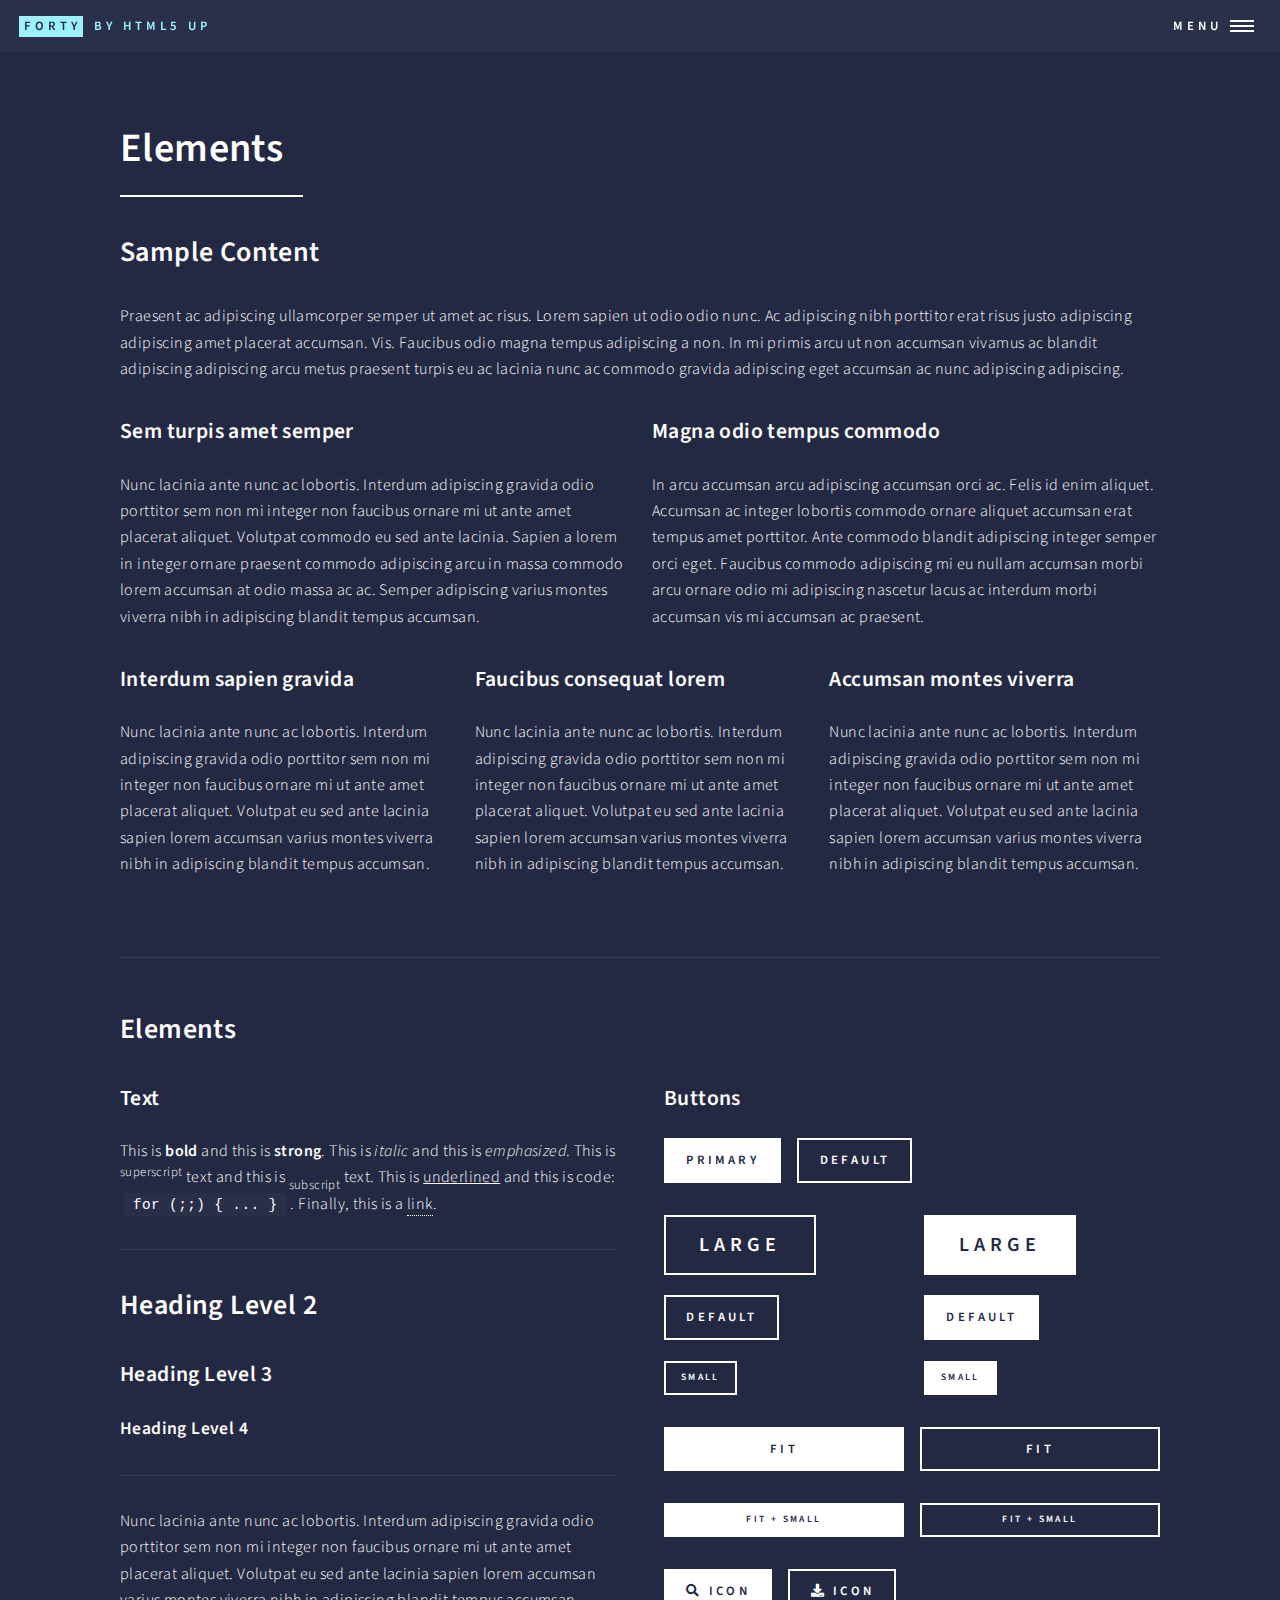
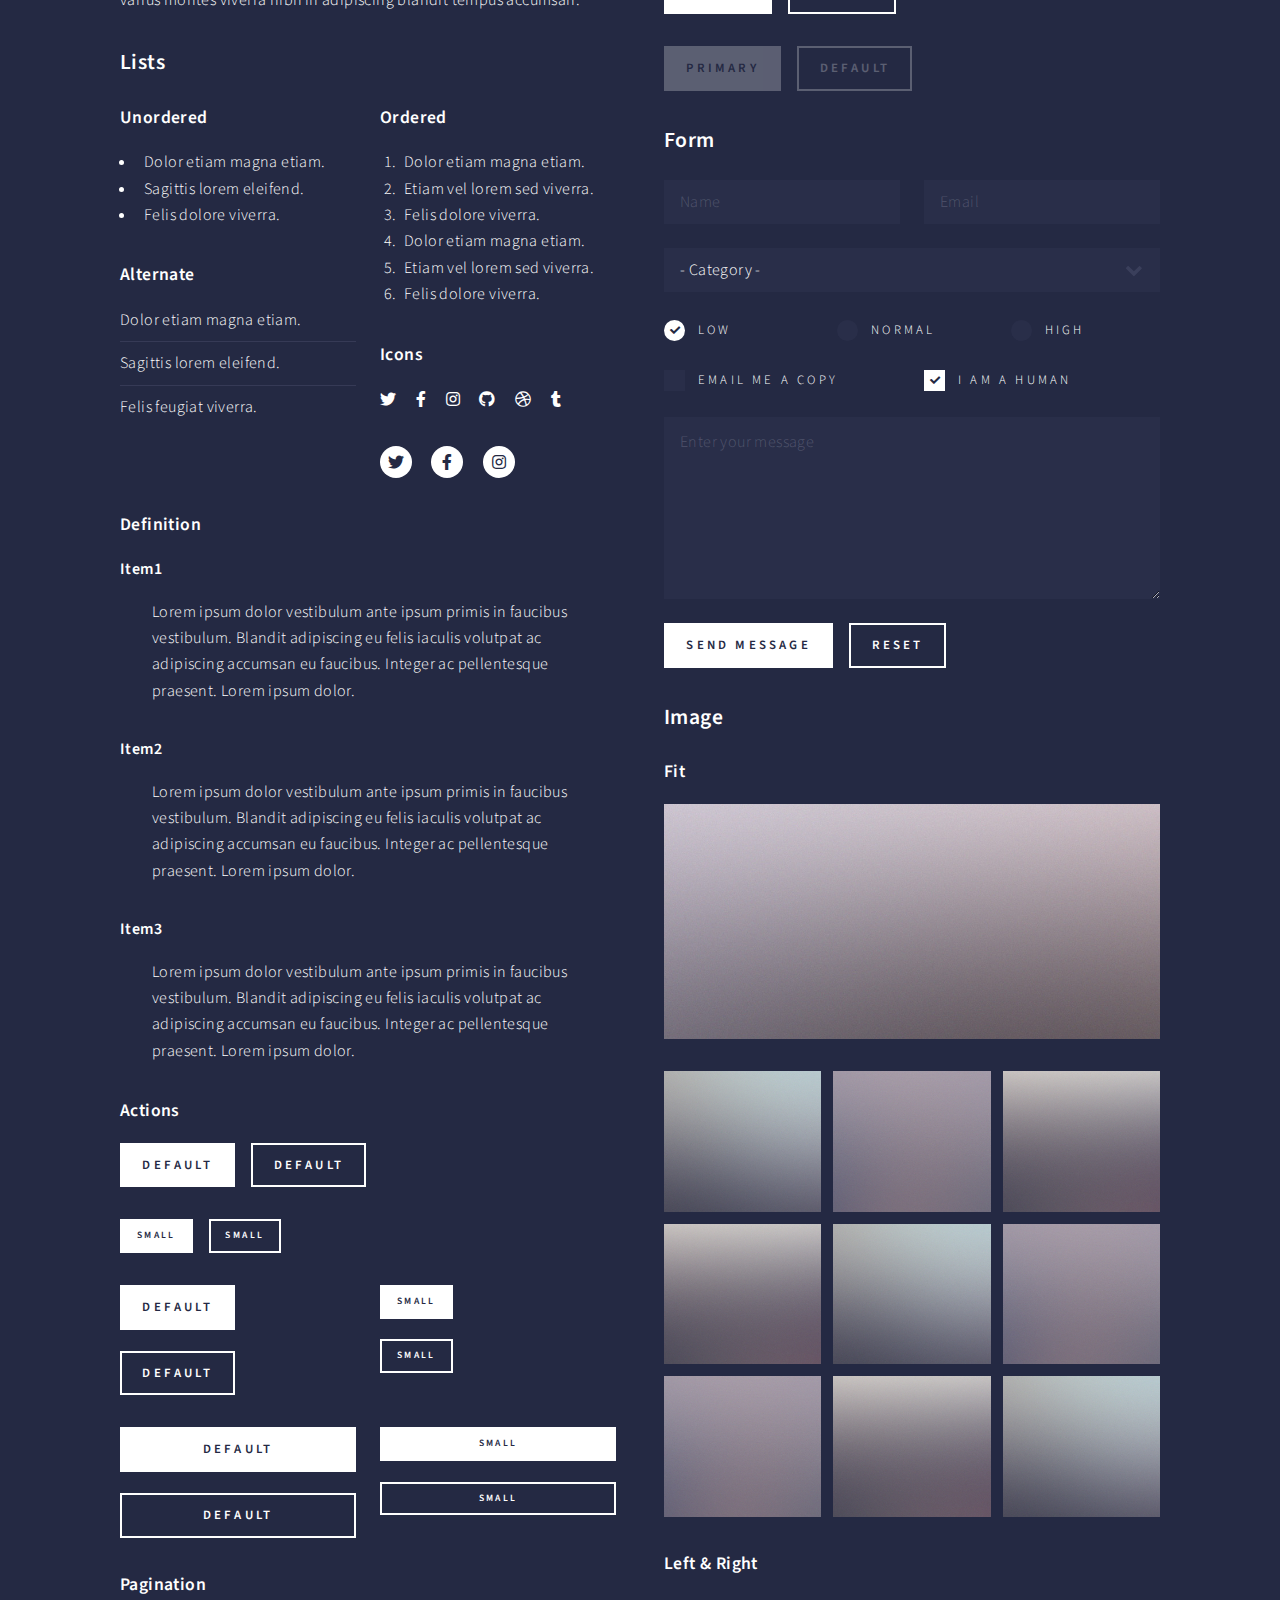
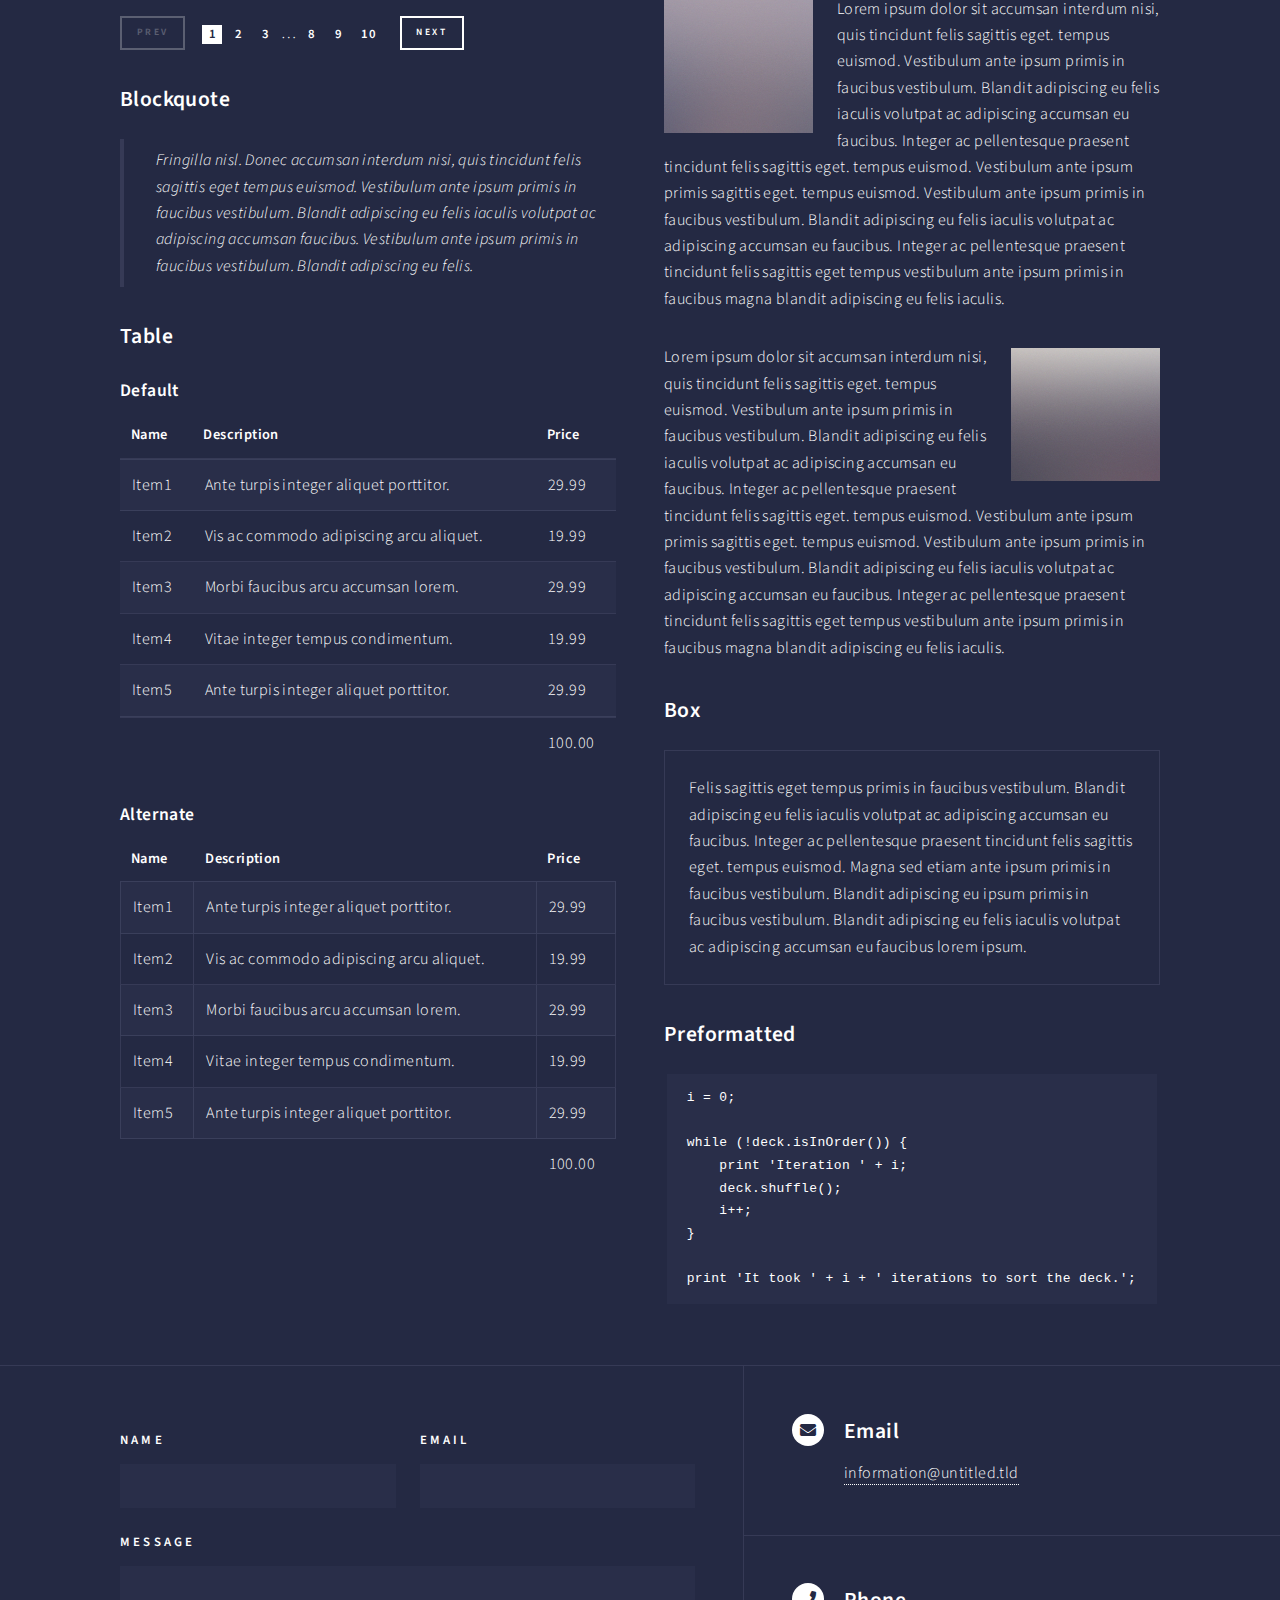
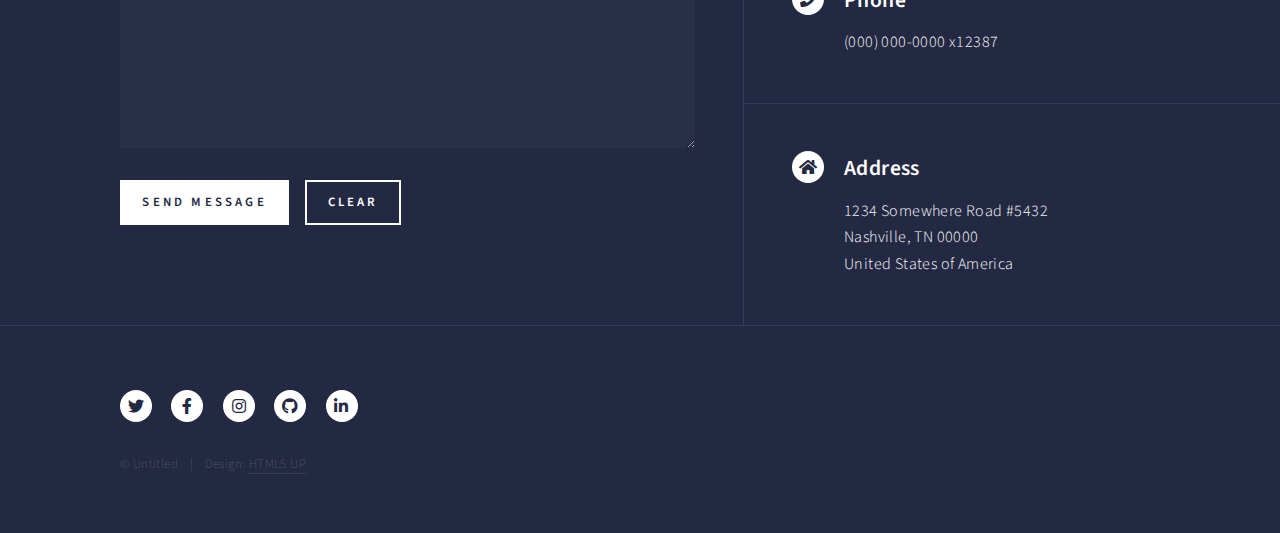
<file: elements.html>
<!DOCTYPE HTML>
<!--
	Forty by HTML5 UP
	html5up.net | @ajlkn
	Free for personal and commercial use under the CCA 3.0 license (html5up.net/license)
-->
<html>
	<head>
		<title>Elements - Forty by HTML5 UP</title>
		<meta charset="utf-8" />
		<meta name="viewport" content="width=device-width, initial-scale=1, user-scalable=no" />
		<link rel="stylesheet" href="assets/css/main.css" />
		<noscript><link rel="stylesheet" href="assets/css/noscript.css" /></noscript>
	</head>
	<body class="is-preload">

		<!-- Wrapper -->
			<div id="wrapper">

				<!-- Header -->
					<header id="header">
						<a href="index.html" class="logo"><strong>Forty</strong> <span>by HTML5 UP</span></a>
						<nav>
							<a href="#menu">Menu</a>
						</nav>
					</header>

				<!-- Menu -->
					<nav id="menu">
						<ul class="links">
							<li><a href="index.html">Home</a></li>
							<li><a href="landing.html">Landing</a></li>
							<li><a href="generic.html">Generic</a></li>
							<li><a href="elements.html">Elements</a></li>
						</ul>
						<ul class="actions stacked">
							<li><a href="#" class="button primary fit">Get Started</a></li>
							<li><a href="#" class="button fit">Log In</a></li>
						</ul>
					</nav>

				<!-- Main -->
					<div id="main" class="alt">

						<!-- One -->
							<section id="one">
								<div class="inner">
									<header class="major">
										<h1>Elements</h1>
									</header>

									<!-- Content -->
										<h2 id="content">Sample Content</h2>
										<p>Praesent ac adipiscing ullamcorper semper ut amet ac risus. Lorem sapien ut odio odio nunc. Ac adipiscing nibh porttitor erat risus justo adipiscing adipiscing amet placerat accumsan. Vis. Faucibus odio magna tempus adipiscing a non. In mi primis arcu ut non accumsan vivamus ac blandit adipiscing adipiscing arcu metus praesent turpis eu ac lacinia nunc ac commodo gravida adipiscing eget accumsan ac nunc adipiscing adipiscing.</p>
										<div class="row">
											<div class="col-6 col-12-small">
												<h3>Sem turpis amet semper</h3>
												<p>Nunc lacinia ante nunc ac lobortis. Interdum adipiscing gravida odio porttitor sem non mi integer non faucibus ornare mi ut ante amet placerat aliquet. Volutpat commodo eu sed ante lacinia. Sapien a lorem in integer ornare praesent commodo adipiscing arcu in massa commodo lorem accumsan at odio massa ac ac. Semper adipiscing varius montes viverra nibh in adipiscing blandit tempus accumsan.</p>
											</div>
											<div class="col-6 col-12-small">
												<h3>Magna odio tempus commodo</h3>
												<p>In arcu accumsan arcu adipiscing accumsan orci ac. Felis id enim aliquet. Accumsan ac integer lobortis commodo ornare aliquet accumsan erat tempus amet porttitor. Ante commodo blandit adipiscing integer semper orci eget. Faucibus commodo adipiscing mi eu nullam accumsan morbi arcu ornare odio mi adipiscing nascetur lacus ac interdum morbi accumsan vis mi accumsan ac praesent.</p>
											</div>
											<!-- Break -->
											<div class="col-4 col-12-medium">
												<h3>Interdum sapien gravida</h3>
												<p>Nunc lacinia ante nunc ac lobortis. Interdum adipiscing gravida odio porttitor sem non mi integer non faucibus ornare mi ut ante amet placerat aliquet. Volutpat eu sed ante lacinia sapien lorem accumsan varius montes viverra nibh in adipiscing blandit tempus accumsan.</p>
											</div>
											<div class="col-4 col-12-medium">
												<h3>Faucibus consequat lorem</h3>
												<p>Nunc lacinia ante nunc ac lobortis. Interdum adipiscing gravida odio porttitor sem non mi integer non faucibus ornare mi ut ante amet placerat aliquet. Volutpat eu sed ante lacinia sapien lorem accumsan varius montes viverra nibh in adipiscing blandit tempus accumsan.</p>
											</div>
											<div class="col-4 col-12-medium">
												<h3>Accumsan montes viverra</h3>
												<p>Nunc lacinia ante nunc ac lobortis. Interdum adipiscing gravida odio porttitor sem non mi integer non faucibus ornare mi ut ante amet placerat aliquet. Volutpat eu sed ante lacinia sapien lorem accumsan varius montes viverra nibh in adipiscing blandit tempus accumsan.</p>
											</div>
										</div>

									<hr class="major" />

									<!-- Elements -->
										<h2 id="elements">Elements</h2>
										<div class="row gtr-200">
											<div class="col-6 col-12-medium">

												<!-- Text stuff -->
													<h3>Text</h3>
													<p>This is <b>bold</b> and this is <strong>strong</strong>. This is <i>italic</i> and this is <em>emphasized</em>.
													This is <sup>superscript</sup> text and this is <sub>subscript</sub> text.
													This is <u>underlined</u> and this is code: <code>for (;;) { ... }</code>.
													Finally, this is a <a href="#">link</a>.</p>
													<hr />
													<h2>Heading Level 2</h2>
													<h3>Heading Level 3</h3>
													<h4>Heading Level 4</h4>
													<hr />
													<p>Nunc lacinia ante nunc ac lobortis. Interdum adipiscing gravida odio porttitor sem non mi integer non faucibus ornare mi ut ante amet placerat aliquet. Volutpat eu sed ante lacinia sapien lorem accumsan varius montes viverra nibh in adipiscing blandit tempus accumsan.</p>

												<!-- Lists -->
													<h3>Lists</h3>
													<div class="row">
														<div class="col-6 col-12-small">

															<h4>Unordered</h4>
															<ul>
																<li>Dolor etiam magna etiam.</li>
																<li>Sagittis lorem eleifend.</li>
																<li>Felis dolore viverra.</li>
															</ul>

															<h4>Alternate</h4>
															<ul class="alt">
																<li>Dolor etiam magna etiam.</li>
																<li>Sagittis lorem eleifend.</li>
																<li>Felis feugiat viverra.</li>
															</ul>

														</div>
														<div class="col-6 col-12-small">

															<h4>Ordered</h4>
															<ol>
																<li>Dolor etiam magna etiam.</li>
																<li>Etiam vel lorem sed viverra.</li>
																<li>Felis dolore viverra.</li>
																<li>Dolor etiam magna etiam.</li>
																<li>Etiam vel lorem sed viverra.</li>
																<li>Felis dolore viverra.</li>
															</ol>

															<h4>Icons</h4>
															<ul class="icons">
																<li><a href="#" class="icon brands fa-twitter"><span class="label">Twitter</span></a></li>
																<li><a href="#" class="icon brands fa-facebook-f"><span class="label">Facebook</span></a></li>
																<li><a href="#" class="icon brands fa-instagram"><span class="label">Instagram</span></a></li>
																<li><a href="#" class="icon brands fa-github"><span class="label">Github</span></a></li>
																<li><a href="#" class="icon brands fa-dribbble"><span class="label">Dribbble</span></a></li>
																<li><a href="#" class="icon brands fa-tumblr"><span class="label">Tumblr</span></a></li>
															</ul>
															<ul class="icons">
																<li><a href="#" class="icon brands alt fa-twitter"><span class="label">Twitter</span></a></li>
																<li><a href="#" class="icon brands alt fa-facebook-f"><span class="label">Facebook</span></a></li>
																<li><a href="#" class="icon brands alt fa-instagram"><span class="label">Instagram</span></a></li>
															</ul>

														</div>
													</div>
													<h4>Definition</h4>
													<dl>
														<dt>Item1</dt>
														<dd>
															<p>Lorem ipsum dolor vestibulum ante ipsum primis in faucibus vestibulum. Blandit adipiscing eu felis iaculis volutpat ac adipiscing accumsan eu faucibus. Integer ac pellentesque praesent. Lorem ipsum dolor.</p>
														</dd>
														<dt>Item2</dt>
														<dd>
															<p>Lorem ipsum dolor vestibulum ante ipsum primis in faucibus vestibulum. Blandit adipiscing eu felis iaculis volutpat ac adipiscing accumsan eu faucibus. Integer ac pellentesque praesent. Lorem ipsum dolor.</p>
														</dd>
														<dt>Item3</dt>
														<dd>
															<p>Lorem ipsum dolor vestibulum ante ipsum primis in faucibus vestibulum. Blandit adipiscing eu felis iaculis volutpat ac adipiscing accumsan eu faucibus. Integer ac pellentesque praesent. Lorem ipsum dolor.</p>
														</dd>
													</dl>

													<h4>Actions</h4>
													<ul class="actions">
														<li><a href="#" class="button primary">Default</a></li>
														<li><a href="#" class="button">Default</a></li>
													</ul>
													<ul class="actions small">
														<li><a href="#" class="button primary small">Small</a></li>
														<li><a href="#" class="button small">Small</a></li>
													</ul>
													<div class="row">
														<div class="col-6 col-12-small">
															<ul class="actions stacked">
																<li><a href="#" class="button primary">Default</a></li>
																<li><a href="#" class="button">Default</a></li>
															</ul>
														</div>
														<div class="col-6 col-12-small">
															<ul class="actions stacked">
																<li><a href="#" class="button primary small">Small</a></li>
																<li><a href="#" class="button small">Small</a></li>
															</ul>
														</div>
														<div class="col-6 col-12-small">
															<ul class="actions stacked">
																<li><a href="#" class="button primary fit">Default</a></li>
																<li><a href="#" class="button fit">Default</a></li>
															</ul>
														</div>
														<div class="col-6 col-12-small">
															<ul class="actions stacked">
																<li><a href="#" class="button primary small fit">Small</a></li>
																<li><a href="#" class="button small fit">Small</a></li>
															</ul>
														</div>
													</div>

													<h4>Pagination</h4>
													<ul class="pagination">
														<li><span class="button small disabled">Prev</span></li>
														<li><a href="#" class="page active">1</a></li>
														<li><a href="#" class="page">2</a></li>
														<li><a href="#" class="page">3</a></li>
														<li><span>&hellip;</span></li>
														<li><a href="#" class="page">8</a></li>
														<li><a href="#" class="page">9</a></li>
														<li><a href="#" class="page">10</a></li>
														<li><a href="#" class="button small">Next</a></li>
													</ul>

												<!-- Blockquote -->
													<h3>Blockquote</h3>
													<blockquote>Fringilla nisl. Donec accumsan interdum nisi, quis tincidunt felis sagittis eget tempus euismod. Vestibulum ante ipsum primis in faucibus vestibulum. Blandit adipiscing eu felis iaculis volutpat ac adipiscing accumsan faucibus. Vestibulum ante ipsum primis in faucibus vestibulum. Blandit adipiscing eu felis.</blockquote>

												<!-- Table -->
													<h3>Table</h3>

													<h4>Default</h4>
													<div class="table-wrapper">
														<table>
															<thead>
																<tr>
																	<th>Name</th>
																	<th>Description</th>
																	<th>Price</th>
																</tr>
															</thead>
															<tbody>
																<tr>
																	<td>Item1</td>
																	<td>Ante turpis integer aliquet porttitor.</td>
																	<td>29.99</td>
																</tr>
																<tr>
																	<td>Item2</td>
																	<td>Vis ac commodo adipiscing arcu aliquet.</td>
																	<td>19.99</td>
																</tr>
																<tr>
																	<td>Item3</td>
																	<td> Morbi faucibus arcu accumsan lorem.</td>
																	<td>29.99</td>
																</tr>
																<tr>
																	<td>Item4</td>
																	<td>Vitae integer tempus condimentum.</td>
																	<td>19.99</td>
																</tr>
																<tr>
																	<td>Item5</td>
																	<td>Ante turpis integer aliquet porttitor.</td>
																	<td>29.99</td>
																</tr>
															</tbody>
															<tfoot>
																<tr>
																	<td colspan="2"></td>
																	<td>100.00</td>
																</tr>
															</tfoot>
														</table>
													</div>

													<h4>Alternate</h4>
													<div class="table-wrapper">
														<table class="alt">
															<thead>
																<tr>
																	<th>Name</th>
																	<th>Description</th>
																	<th>Price</th>
																</tr>
															</thead>
															<tbody>
																<tr>
																	<td>Item1</td>
																	<td>Ante turpis integer aliquet porttitor.</td>
																	<td>29.99</td>
																</tr>
																<tr>
																	<td>Item2</td>
																	<td>Vis ac commodo adipiscing arcu aliquet.</td>
																	<td>19.99</td>
																</tr>
																<tr>
																	<td>Item3</td>
																	<td> Morbi faucibus arcu accumsan lorem.</td>
																	<td>29.99</td>
																</tr>
																<tr>
																	<td>Item4</td>
																	<td>Vitae integer tempus condimentum.</td>
																	<td>19.99</td>
																</tr>
																<tr>
																	<td>Item5</td>
																	<td>Ante turpis integer aliquet porttitor.</td>
																	<td>29.99</td>
																</tr>
															</tbody>
															<tfoot>
																<tr>
																	<td colspan="2"></td>
																	<td>100.00</td>
																</tr>
															</tfoot>
														</table>
													</div>

											</div>
											<div class="col-6 col-12-medium">

												<!-- Buttons -->
													<h3>Buttons</h3>
													<ul class="actions">
														<li><a href="#" class="button primary">Primary</a></li>
														<li><a href="#" class="button">Default</a></li>
													</ul>
													<div class="row">
														<div class="col-6 col-12-xsmall">
															<ul class="actions stacked">
																<li><a href="#" class="button large">Large</a></li>
																<li><a href="#" class="button">Default</a></li>
																<li><a href="#" class="button small">Small</a></li>
															</ul>
														</div>
														<div class="col-6 col-12-xsmall">
															<ul class="actions stacked">
																<li><a href="#" class="button primary large">Large</a></li>
																<li><a href="#" class="button primary">Default</a></li>
																<li><a href="#" class="button primary small">Small</a></li>
															</ul>
														</div>
													</div>
													<ul class="actions fit">
														<li><a href="#" class="button primary fit">Fit</a></li>
														<li><a href="#" class="button fit">Fit</a></li>
													</ul>
													<ul class="actions fit small">
														<li><a href="#" class="button primary fit small">Fit + Small</a></li>
														<li><a href="#" class="button fit small">Fit + Small</a></li>
													</ul>
													<ul class="actions">
														<li><a href="#" class="button primary icon solid fa-search">Icon</a></li>
														<li><a href="#" class="button icon solid fa-download">Icon</a></li>
													</ul>
													<ul class="actions">
														<li><span class="button primary disabled">Primary</span></li>
														<li><span class="button disabled">Default</span></li>
													</ul>

												<!-- Form -->
													<h3>Form</h3>

													<form method="post" action="#">
														<div class="row gtr-uniform">
															<div class="col-6 col-12-xsmall">
																<input type="text" name="demo-name" id="demo-name" value="" placeholder="Name" />
															</div>
															<div class="col-6 col-12-xsmall">
																<input type="email" name="demo-email" id="demo-email" value="" placeholder="Email" />
															</div>
															<!-- Break -->
															<div class="col-12">
																<select name="demo-category" id="demo-category">
																	<option value="">- Category -</option>
																	<option value="1">Manufacturing</option>
																	<option value="1">Shipping</option>
																	<option value="1">Administration</option>
																	<option value="1">Human Resources</option>
																</select>
															</div>
															<!-- Break -->
															<div class="col-4 col-12-small">
																<input type="radio" id="demo-priority-low" name="demo-priority" checked>
																<label for="demo-priority-low">Low</label>
															</div>
															<div class="col-4 col-12-small">
																<input type="radio" id="demo-priority-normal" name="demo-priority">
																<label for="demo-priority-normal">Normal</label>
															</div>
															<div class="col-4 col-12-small">
																<input type="radio" id="demo-priority-high" name="demo-priority">
																<label for="demo-priority-high">High</label>
															</div>
															<!-- Break -->
															<div class="col-6 col-12-small">
																<input type="checkbox" id="demo-copy" name="demo-copy">
																<label for="demo-copy">Email me a copy</label>
															</div>
															<div class="col-6 col-12-small">
																<input type="checkbox" id="demo-human" name="demo-human" checked>
																<label for="demo-human">I am a human</label>
															</div>
															<!-- Break -->
															<div class="col-12">
																<textarea name="demo-message" id="demo-message" placeholder="Enter your message" rows="6"></textarea>
															</div>
															<!-- Break -->
															<div class="col-12">
																<ul class="actions">
																	<li><input type="submit" value="Send Message" class="primary" /></li>
																	<li><input type="reset" value="Reset" /></li>
																</ul>
															</div>
														</div>
													</form>

												<!-- Image -->
													<h3>Image</h3>

													<h4>Fit</h4>
													<span class="image fit"><img src="images/pic03.jpg" alt="" /></span>
													<div class="box alt">
														<div class="row gtr-50 gtr-uniform">
															<div class="col-4"><span class="image fit"><img src="images/pic08.jpg" alt="" /></span></div>
															<div class="col-4"><span class="image fit"><img src="images/pic09.jpg" alt="" /></span></div>
															<div class="col-4"><span class="image fit"><img src="images/pic10.jpg" alt="" /></span></div>
															<!-- Break -->
															<div class="col-4"><span class="image fit"><img src="images/pic10.jpg" alt="" /></span></div>
															<div class="col-4"><span class="image fit"><img src="images/pic08.jpg" alt="" /></span></div>
															<div class="col-4"><span class="image fit"><img src="images/pic09.jpg" alt="" /></span></div>
															<!-- Break -->
															<div class="col-4"><span class="image fit"><img src="images/pic09.jpg" alt="" /></span></div>
															<div class="col-4"><span class="image fit"><img src="images/pic10.jpg" alt="" /></span></div>
															<div class="col-4"><span class="image fit"><img src="images/pic08.jpg" alt="" /></span></div>
														</div>
													</div>

													<h4>Left &amp; Right</h4>
													<p><span class="image left"><img src="images/pic09.jpg" alt="" /></span>Lorem ipsum dolor sit accumsan interdum nisi, quis tincidunt felis sagittis eget. tempus euismod. Vestibulum ante ipsum primis in faucibus vestibulum. Blandit adipiscing eu felis iaculis volutpat ac adipiscing accumsan eu faucibus. Integer ac pellentesque praesent tincidunt felis sagittis eget. tempus euismod. Vestibulum ante ipsum primis sagittis eget. tempus euismod. Vestibulum ante ipsum primis in faucibus vestibulum. Blandit adipiscing eu felis iaculis volutpat ac adipiscing accumsan eu faucibus. Integer ac pellentesque praesent tincidunt felis sagittis eget tempus vestibulum ante ipsum primis in faucibus magna blandit adipiscing eu felis iaculis.</p>
													<p><span class="image right"><img src="images/pic10.jpg" alt="" /></span>Lorem ipsum dolor sit accumsan interdum nisi, quis tincidunt felis sagittis eget. tempus euismod. Vestibulum ante ipsum primis in faucibus vestibulum. Blandit adipiscing eu felis iaculis volutpat ac adipiscing accumsan eu faucibus. Integer ac pellentesque praesent tincidunt felis sagittis eget. tempus euismod. Vestibulum ante ipsum primis sagittis eget. tempus euismod. Vestibulum ante ipsum primis in faucibus vestibulum. Blandit adipiscing eu felis iaculis volutpat ac adipiscing accumsan eu faucibus. Integer ac pellentesque praesent tincidunt felis sagittis eget tempus vestibulum ante ipsum primis in faucibus magna blandit adipiscing eu felis iaculis.</p>

												<!-- Box -->
													<h3>Box</h3>
													<div class="box">
														<p>Felis sagittis eget tempus primis in faucibus vestibulum. Blandit adipiscing eu felis iaculis volutpat ac adipiscing accumsan eu faucibus. Integer ac pellentesque praesent tincidunt felis sagittis eget. tempus euismod. Magna sed etiam ante ipsum primis in faucibus vestibulum. Blandit adipiscing eu ipsum primis in faucibus vestibulum. Blandit adipiscing eu felis iaculis volutpat ac adipiscing accumsan eu faucibus lorem ipsum.</p>
													</div>

												<!-- Preformatted Code -->
													<h3>Preformatted</h3>
													<pre><code>i = 0;

while (!deck.isInOrder()) {
    print 'Iteration ' + i;
    deck.shuffle();
    i++;
}

print 'It took ' + i + ' iterations to sort the deck.';
</code></pre>

											</div>
										</div>

								</div>
							</section>

					</div>

				<!-- Contact -->
					<section id="contact">
						<div class="inner">
							<section>
								<form method="post" action="#">
									<div class="fields">
										<div class="field half">
											<label for="name">Name</label>
											<input type="text" name="name" id="name" />
										</div>
										<div class="field half">
											<label for="email">Email</label>
											<input type="text" name="email" id="email" />
										</div>
										<div class="field">
											<label for="message">Message</label>
											<textarea name="message" id="message" rows="6"></textarea>
										</div>
									</div>
									<ul class="actions">
										<li><input type="submit" value="Send Message" class="primary" /></li>
										<li><input type="reset" value="Clear" /></li>
									</ul>
								</form>
							</section>
							<section class="split">
								<section>
									<div class="contact-method">
										<span class="icon solid alt fa-envelope"></span>
										<h3>Email</h3>
										<a href="#">information@untitled.tld</a>
									</div>
								</section>
								<section>
									<div class="contact-method">
										<span class="icon solid alt fa-phone"></span>
										<h3>Phone</h3>
										<span>(000) 000-0000 x12387</span>
									</div>
								</section>
								<section>
									<div class="contact-method">
										<span class="icon solid alt fa-home"></span>
										<h3>Address</h3>
										<span>1234 Somewhere Road #5432<br />
										Nashville, TN 00000<br />
										United States of America</span>
									</div>
								</section>
							</section>
						</div>
					</section>

				<!-- Footer -->
					<footer id="footer">
						<div class="inner">
							<ul class="icons">
								<li><a href="#" class="icon brands alt fa-twitter"><span class="label">Twitter</span></a></li>
								<li><a href="#" class="icon brands alt fa-facebook-f"><span class="label">Facebook</span></a></li>
								<li><a href="#" class="icon brands alt fa-instagram"><span class="label">Instagram</span></a></li>
								<li><a href="#" class="icon brands alt fa-github"><span class="label">GitHub</span></a></li>
								<li><a href="#" class="icon brands alt fa-linkedin-in"><span class="label">LinkedIn</span></a></li>
							</ul>
							<ul class="copyright">
								<li>&copy; Untitled</li><li>Design: <a href="https://html5up.net">HTML5 UP</a></li>
							</ul>
						</div>
					</footer>

			</div>

		<!-- Scripts -->
			<script src="assets/js/jquery.min.js"></script>
			<script src="assets/js/jquery.scrolly.min.js"></script>
			<script src="assets/js/jquery.scrollex.min.js"></script>
			<script src="assets/js/browser.min.js"></script>
			<script src="assets/js/breakpoints.min.js"></script>
			<script src="assets/js/util.js"></script>
			<script src="assets/js/main.js"></script>

	</body>
</html>
</file>
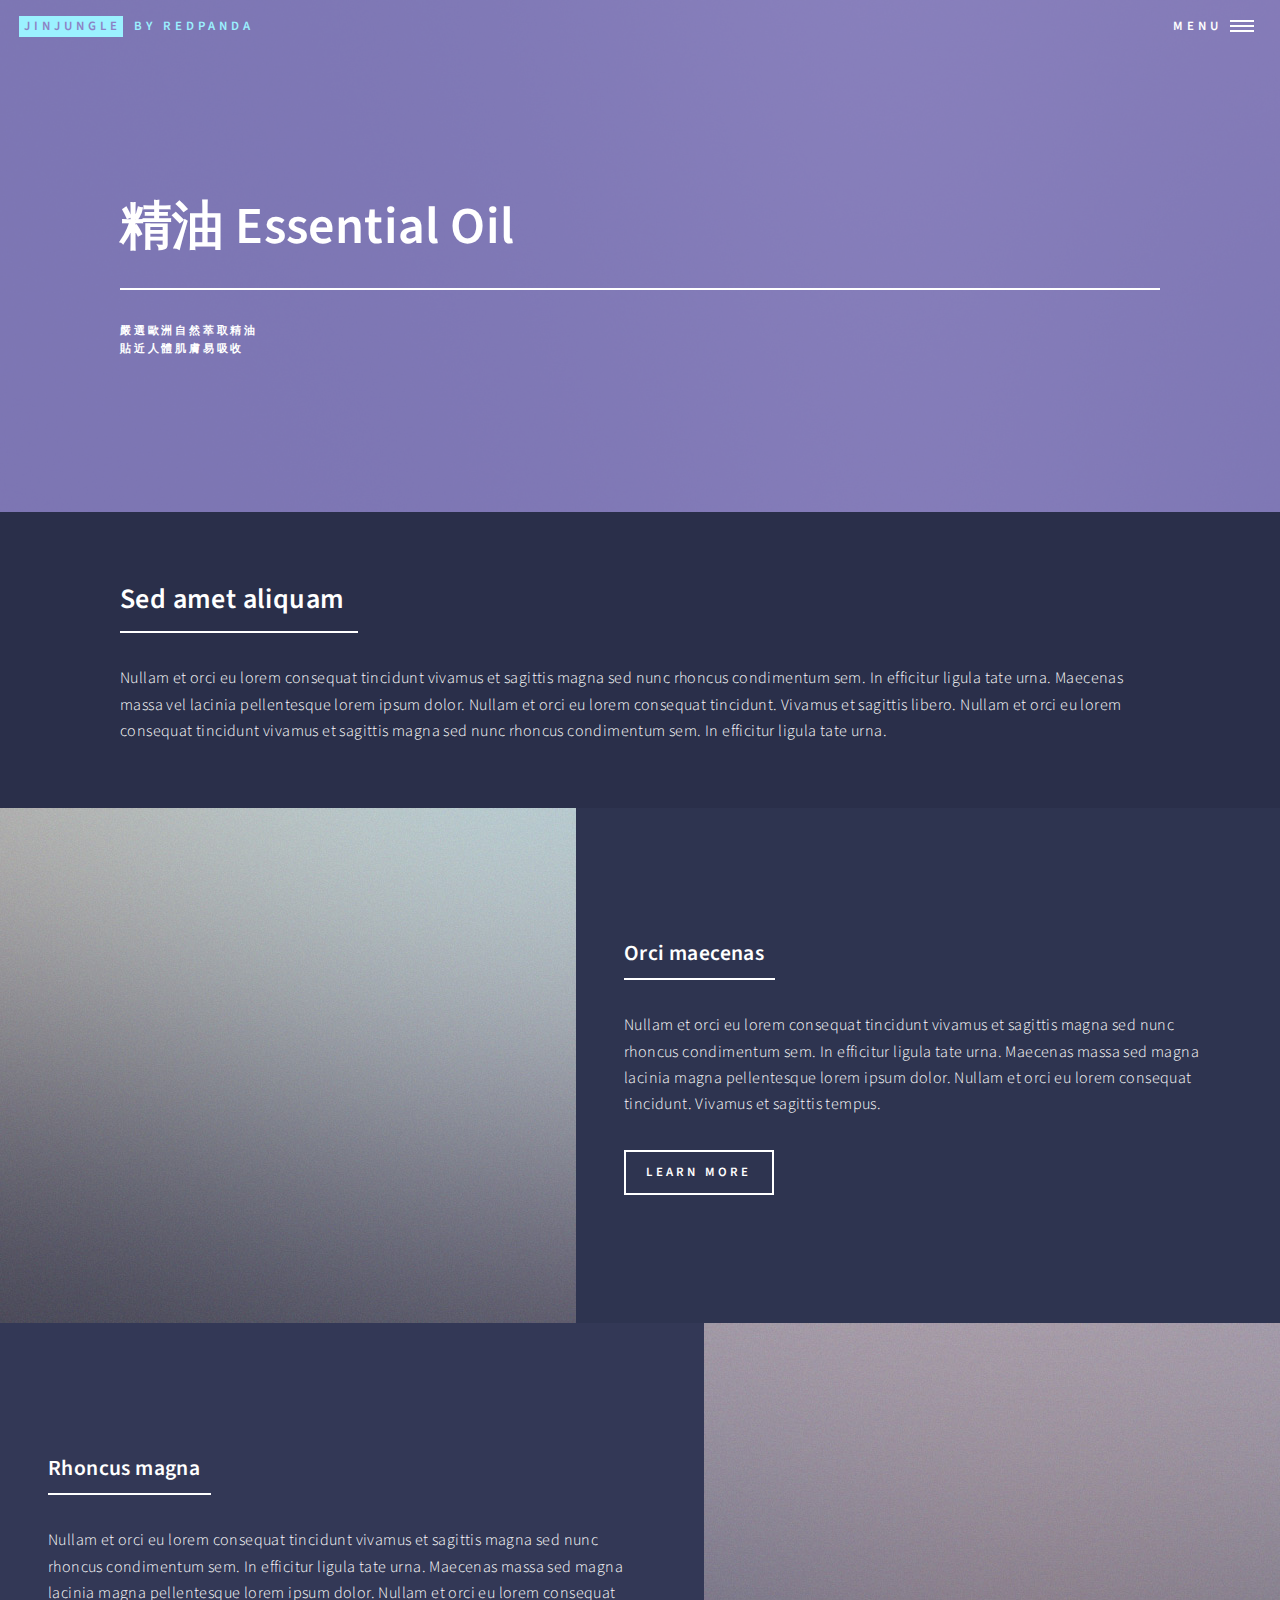
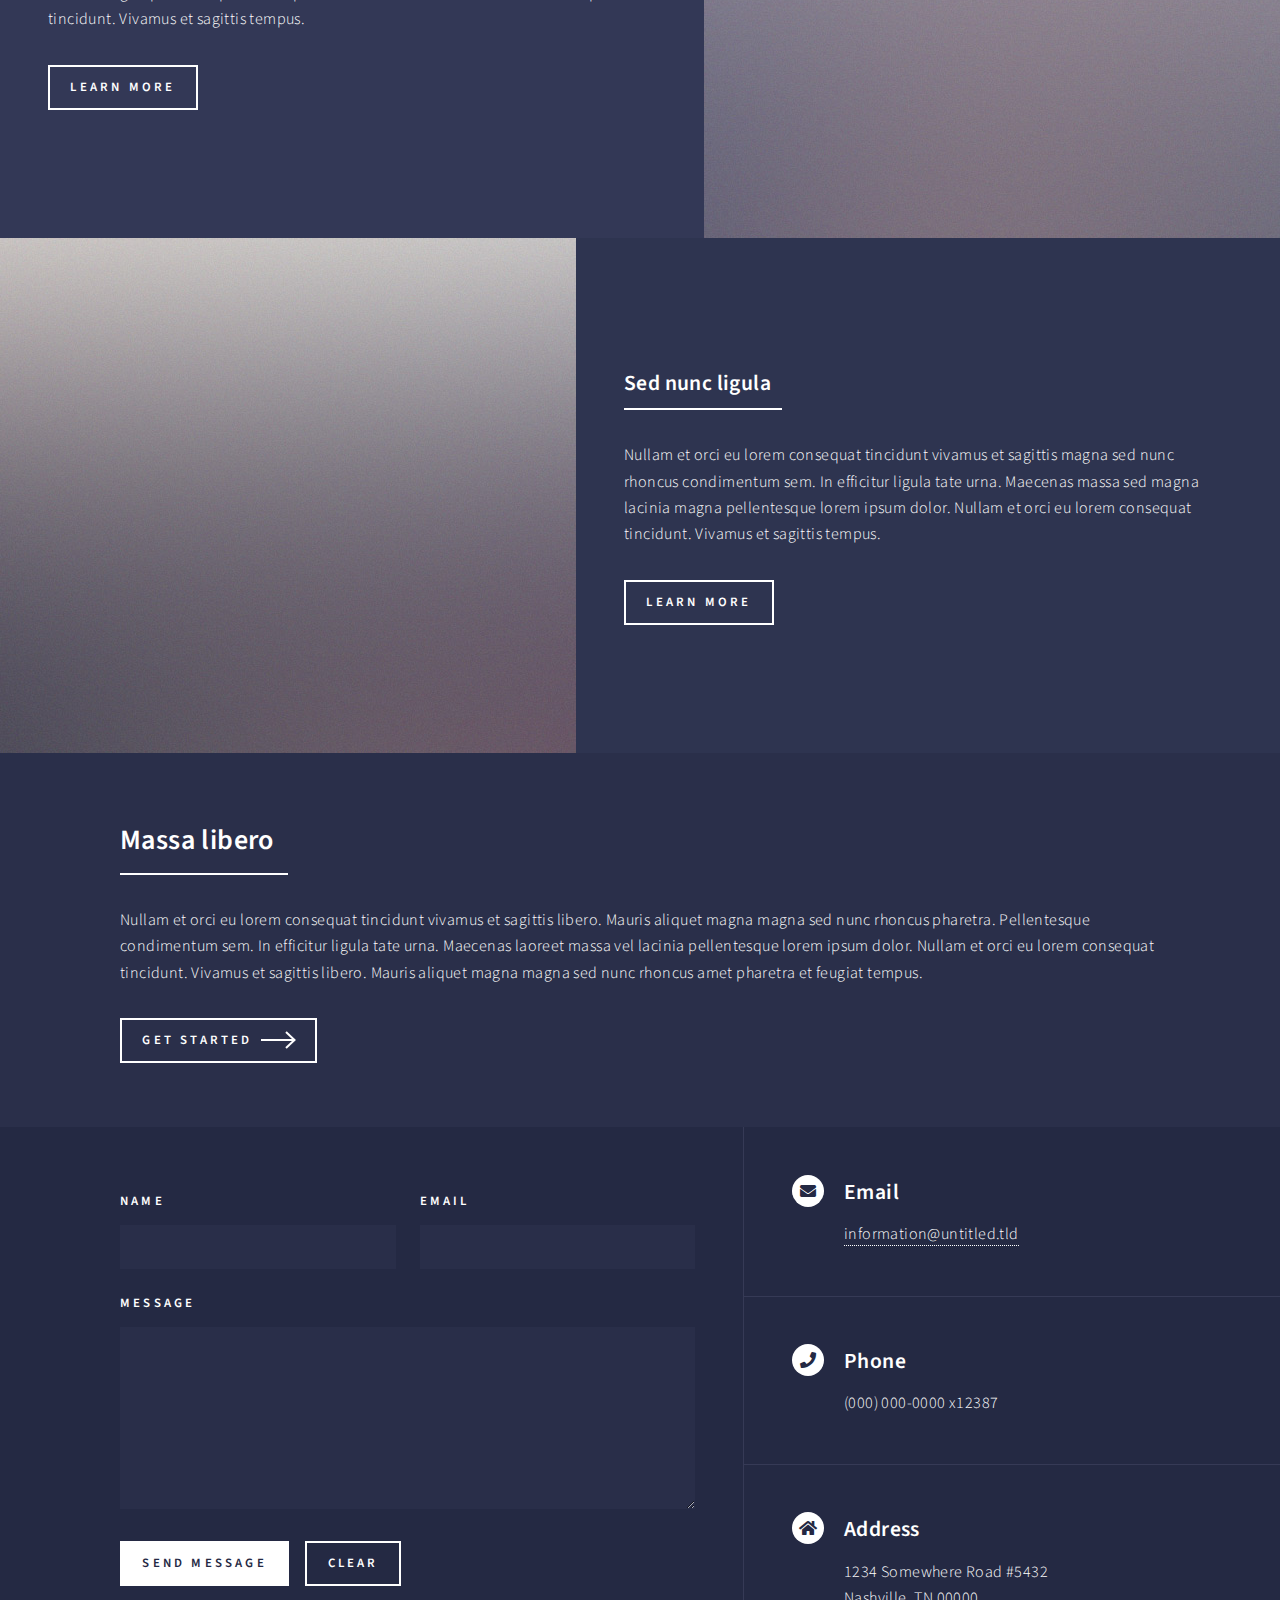
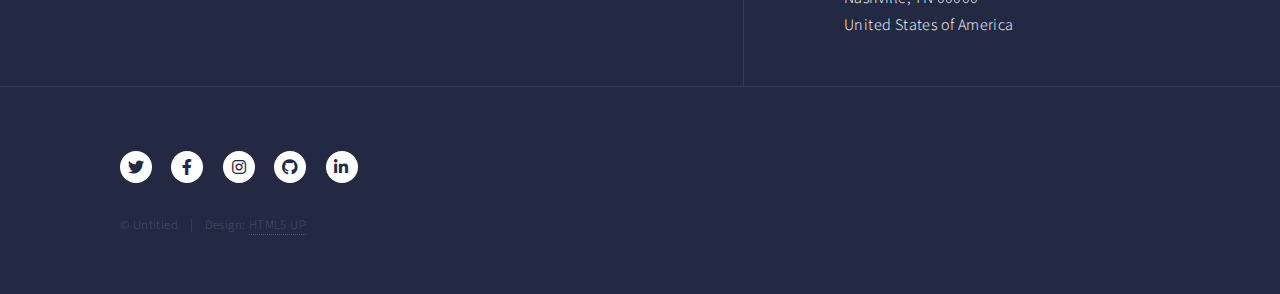
<file: essential-oil.html>
<!DOCTYPE HTML>
<!--
	Forty by HTML5 UP
	html5up.net | @ajlkn
	Free for personal and commercial use under the CCA 3.0 license (html5up.net/license)
-->
<html>
	<head>
		<title>Essential Oil - by JinJungle</title>
		<meta charset="utf-8" />
		<meta name="viewport" content="width=device-width, initial-scale=1, user-scalable=no" />
		<link rel="stylesheet" href="assets/css/main.css" />
		<noscript><link rel="stylesheet" href="assets/css/noscript.css" /></noscript>
	</head>
	<body class="is-preload">

		<!-- Wrapper -->
			<div id="wrapper">

				<!-- Header -->
				<!-- Note: The "styleN" class below should match that of the banner element. -->
					<header id="header" class="alt style2">
						<a href="index.html" class="logo"><strong>JinJungle</strong> <span>by RedPanda</span></a>
						<nav>
							<a href="#menu">Menu</a>
						</nav>
					</header>

				<!-- Menu -->
					<nav id="menu">
						<ul class="links">
							<li><a href="index.html">Home</a></li>
							<li><a href="landing.html">Landing</a></li>
							<li><a href="generic.html">Generic</a></li>
							<li><a href="elements.html">Elements</a></li>
						</ul>
						<ul class="actions stacked">
							<li><a href="#" class="button primary fit">Get Started</a></li>
							<li><a href="#" class="button fit">Log In</a></li>
						</ul>
					</nav>

				<!-- Banner -->
				<!-- Note: The "styleN" class below should match that of the header element. -->
					<section id="banner" class="style2">
						<div class="inner">
							<span class="image">
								<img src="images/pic07.jpg" alt="" />
							</span>
							<header class="major">
								<h1>精油 Essential Oil</h1>
							</header>
							<div class="content">
								<p>嚴選歐洲自然萃取精油<br />
								貼近人體肌膚易吸收</p>
							</div>
						</div>
					</section>

				<!-- Main -->
					<div id="main">

						<!-- One -->
							<section id="one">
								<div class="inner">
									<header class="major">
										<h2>Sed amet aliquam</h2>
									</header>
									<p>Nullam et orci eu lorem consequat tincidunt vivamus et sagittis magna sed nunc rhoncus condimentum sem. In efficitur ligula tate urna. Maecenas massa vel lacinia pellentesque lorem ipsum dolor. Nullam et orci eu lorem consequat tincidunt. Vivamus et sagittis libero. Nullam et orci eu lorem consequat tincidunt vivamus et sagittis magna sed nunc rhoncus condimentum sem. In efficitur ligula tate urna.</p>
								</div>
							</section>

						<!-- Two -->
							<section id="two" class="spotlights">
								<section>
									<a href="generic.html" class="image">
										<img src="images/pic08.jpg" alt="" data-position="center center" />
									</a>
									<div class="content">
										<div class="inner">
											<header class="major">
												<h3>Orci maecenas</h3>
											</header>
											<p>Nullam et orci eu lorem consequat tincidunt vivamus et sagittis magna sed nunc rhoncus condimentum sem. In efficitur ligula tate urna. Maecenas massa sed magna lacinia magna pellentesque lorem ipsum dolor. Nullam et orci eu lorem consequat tincidunt. Vivamus et sagittis tempus.</p>
											<ul class="actions">
												<li><a href="generic.html" class="button">Learn more</a></li>
											</ul>
										</div>
									</div>
								</section>
								<section>
									<a href="generic.html" class="image">
										<img src="images/pic09.jpg" alt="" data-position="top center" />
									</a>
									<div class="content">
										<div class="inner">
											<header class="major">
												<h3>Rhoncus magna</h3>
											</header>
											<p>Nullam et orci eu lorem consequat tincidunt vivamus et sagittis magna sed nunc rhoncus condimentum sem. In efficitur ligula tate urna. Maecenas massa sed magna lacinia magna pellentesque lorem ipsum dolor. Nullam et orci eu lorem consequat tincidunt. Vivamus et sagittis tempus.</p>
											<ul class="actions">
												<li><a href="generic.html" class="button">Learn more</a></li>
											</ul>
										</div>
									</div>
								</section>
								<section>
									<a href="generic.html" class="image">
										<img src="images/pic10.jpg" alt="" data-position="25% 25%" />
									</a>
									<div class="content">
										<div class="inner">
											<header class="major">
												<h3>Sed nunc ligula</h3>
											</header>
											<p>Nullam et orci eu lorem consequat tincidunt vivamus et sagittis magna sed nunc rhoncus condimentum sem. In efficitur ligula tate urna. Maecenas massa sed magna lacinia magna pellentesque lorem ipsum dolor. Nullam et orci eu lorem consequat tincidunt. Vivamus et sagittis tempus.</p>
											<ul class="actions">
												<li><a href="generic.html" class="button">Learn more</a></li>
											</ul>
										</div>
									</div>
								</section>
							</section>

						<!-- Three -->
							<section id="three">
								<div class="inner">
									<header class="major">
										<h2>Massa libero</h2>
									</header>
									<p>Nullam et orci eu lorem consequat tincidunt vivamus et sagittis libero. Mauris aliquet magna magna sed nunc rhoncus pharetra. Pellentesque condimentum sem. In efficitur ligula tate urna. Maecenas laoreet massa vel lacinia pellentesque lorem ipsum dolor. Nullam et orci eu lorem consequat tincidunt. Vivamus et sagittis libero. Mauris aliquet magna magna sed nunc rhoncus amet pharetra et feugiat tempus.</p>
									<ul class="actions">
										<li><a href="generic.html" class="button next">Get Started</a></li>
									</ul>
								</div>
							</section>

					</div>

				<!-- Contact -->
					<section id="contact">
						<div class="inner">
							<section>
								<form method="post" action="#">
									<div class="fields">
										<div class="field half">
											<label for="name">Name</label>
											<input type="text" name="name" id="name" />
										</div>
										<div class="field half">
											<label for="email">Email</label>
											<input type="text" name="email" id="email" />
										</div>
										<div class="field">
											<label for="message">Message</label>
											<textarea name="message" id="message" rows="6"></textarea>
										</div>
									</div>
									<ul class="actions">
										<li><input type="submit" value="Send Message" class="primary" /></li>
										<li><input type="reset" value="Clear" /></li>
									</ul>
								</form>
							</section>
							<section class="split">
								<section>
									<div class="contact-method">
										<span class="icon solid alt fa-envelope"></span>
										<h3>Email</h3>
										<a href="#">information@untitled.tld</a>
									</div>
								</section>
								<section>
									<div class="contact-method">
										<span class="icon solid alt fa-phone"></span>
										<h3>Phone</h3>
										<span>(000) 000-0000 x12387</span>
									</div>
								</section>
								<section>
									<div class="contact-method">
										<span class="icon solid alt fa-home"></span>
										<h3>Address</h3>
										<span>1234 Somewhere Road #5432<br />
										Nashville, TN 00000<br />
										United States of America</span>
									</div>
								</section>
							</section>
						</div>
					</section>

				<!-- Footer -->
					<footer id="footer">
						<div class="inner">
							<ul class="icons">
								<li><a href="#" class="icon brands alt fa-twitter"><span class="label">Twitter</span></a></li>
								<li><a href="#" class="icon brands alt fa-facebook-f"><span class="label">Facebook</span></a></li>
								<li><a href="#" class="icon brands alt fa-instagram"><span class="label">Instagram</span></a></li>
								<li><a href="#" class="icon brands alt fa-github"><span class="label">GitHub</span></a></li>
								<li><a href="#" class="icon brands alt fa-linkedin-in"><span class="label">LinkedIn</span></a></li>
							</ul>
							<ul class="copyright">
								<li>&copy; Untitled</li><li>Design: <a href="https://html5up.net">HTML5 UP</a></li>
							</ul>
						</div>
					</footer>

			</div>

		<!-- Scripts -->
			<script src="assets/js/jquery.min.js"></script>
			<script src="assets/js/jquery.scrolly.min.js"></script>
			<script src="assets/js/jquery.scrollex.min.js"></script>
			<script src="assets/js/browser.min.js"></script>
			<script src="assets/js/breakpoints.min.js"></script>
			<script src="assets/js/util.js"></script>
			<script src="assets/js/main.js"></script>

	</body>
</html>
</file>
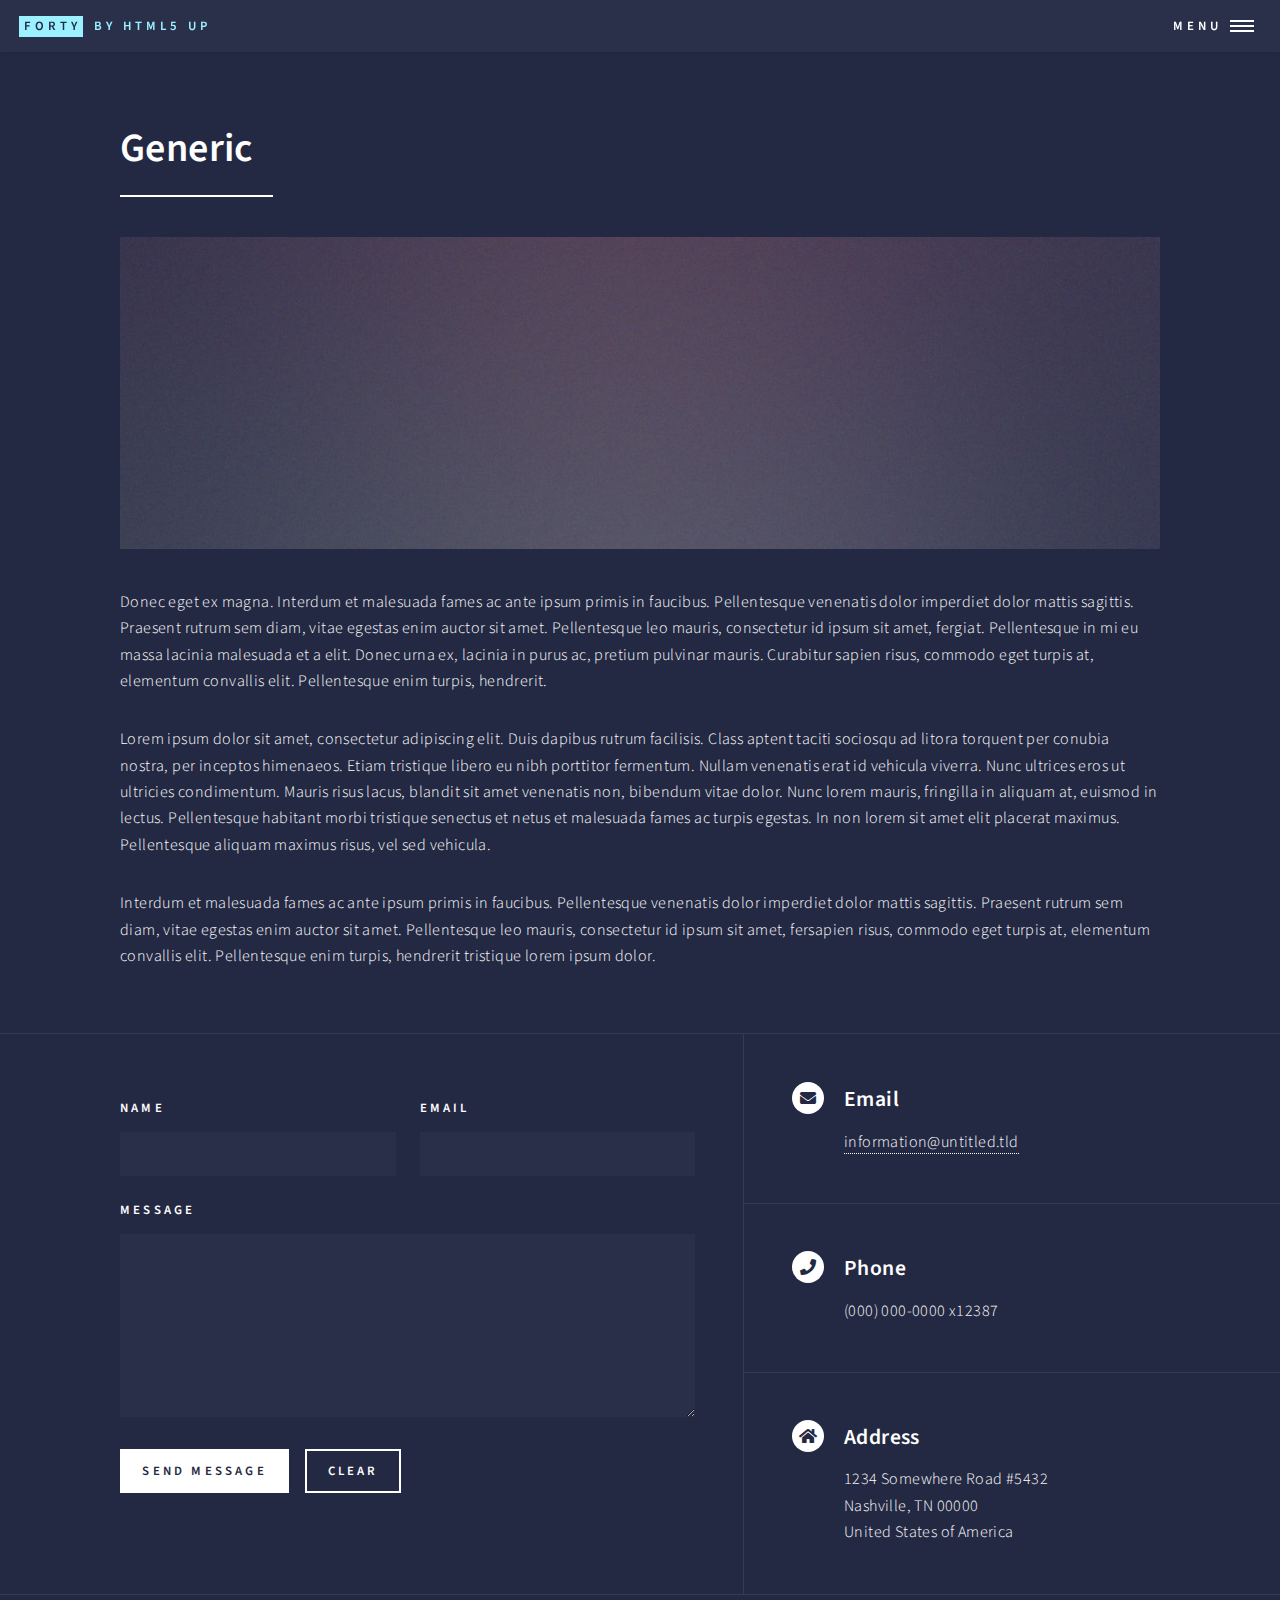
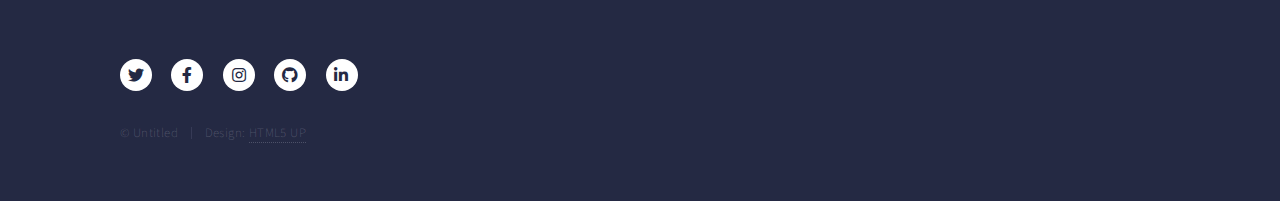
<file: generic.html>
<!DOCTYPE HTML>
<!--
	Forty by HTML5 UP
	html5up.net | @ajlkn
	Free for personal and commercial use under the CCA 3.0 license (html5up.net/license)
-->
<html>
	<head>
		<title>Generic - Forty by HTML5 UP</title>
		<meta charset="utf-8" />
		<meta name="viewport" content="width=device-width, initial-scale=1, user-scalable=no" />
		<link rel="stylesheet" href="assets/css/main.css" />
		<noscript><link rel="stylesheet" href="assets/css/noscript.css" /></noscript>
	</head>
	<body class="is-preload">

		<!-- Wrapper -->
			<div id="wrapper">

				<!-- Header -->
					<header id="header">
						<a href="index.html" class="logo"><strong>Forty</strong> <span>by HTML5 UP</span></a>
						<nav>
							<a href="#menu">Menu</a>
						</nav>
					</header>

				<!-- Menu -->
					<nav id="menu">
						<ul class="links">
							<li><a href="index.html">Home</a></li>
							<li><a href="landing.html">Landing</a></li>
							<li><a href="generic.html">Generic</a></li>
							<li><a href="elements.html">Elements</a></li>
						</ul>
						<ul class="actions stacked">
							<li><a href="#" class="button primary fit">Get Started</a></li>
							<li><a href="#" class="button fit">Log In</a></li>
						</ul>
					</nav>

				<!-- Main -->
					<div id="main" class="alt">

						<!-- One -->
							<section id="one">
								<div class="inner">
									<header class="major">
										<h1>Generic</h1>
									</header>
									<span class="image main"><img src="images/pic11.jpg" alt="" /></span>
									<p>Donec eget ex magna. Interdum et malesuada fames ac ante ipsum primis in faucibus. Pellentesque venenatis dolor imperdiet dolor mattis sagittis. Praesent rutrum sem diam, vitae egestas enim auctor sit amet. Pellentesque leo mauris, consectetur id ipsum sit amet, fergiat. Pellentesque in mi eu massa lacinia malesuada et a elit. Donec urna ex, lacinia in purus ac, pretium pulvinar mauris. Curabitur sapien risus, commodo eget turpis at, elementum convallis elit. Pellentesque enim turpis, hendrerit.</p>
									<p>Lorem ipsum dolor sit amet, consectetur adipiscing elit. Duis dapibus rutrum facilisis. Class aptent taciti sociosqu ad litora torquent per conubia nostra, per inceptos himenaeos. Etiam tristique libero eu nibh porttitor fermentum. Nullam venenatis erat id vehicula viverra. Nunc ultrices eros ut ultricies condimentum. Mauris risus lacus, blandit sit amet venenatis non, bibendum vitae dolor. Nunc lorem mauris, fringilla in aliquam at, euismod in lectus. Pellentesque habitant morbi tristique senectus et netus et malesuada fames ac turpis egestas. In non lorem sit amet elit placerat maximus. Pellentesque aliquam maximus risus, vel sed vehicula.</p>
									<p>Interdum et malesuada fames ac ante ipsum primis in faucibus. Pellentesque venenatis dolor imperdiet dolor mattis sagittis. Praesent rutrum sem diam, vitae egestas enim auctor sit amet. Pellentesque leo mauris, consectetur id ipsum sit amet, fersapien risus, commodo eget turpis at, elementum convallis elit. Pellentesque enim turpis, hendrerit tristique lorem ipsum dolor.</p>
								</div>
							</section>

					</div>

				<!-- Contact -->
					<section id="contact">
						<div class="inner">
							<section>
								<form method="post" action="#">
									<div class="fields">
										<div class="field half">
											<label for="name">Name</label>
											<input type="text" name="name" id="name" />
										</div>
										<div class="field half">
											<label for="email">Email</label>
											<input type="text" name="email" id="email" />
										</div>
										<div class="field">
											<label for="message">Message</label>
											<textarea name="message" id="message" rows="6"></textarea>
										</div>
									</div>
									<ul class="actions">
										<li><input type="submit" value="Send Message" class="primary" /></li>
										<li><input type="reset" value="Clear" /></li>
									</ul>
								</form>
							</section>
							<section class="split">
								<section>
									<div class="contact-method">
										<span class="icon solid alt fa-envelope"></span>
										<h3>Email</h3>
										<a href="#">information@untitled.tld</a>
									</div>
								</section>
								<section>
									<div class="contact-method">
										<span class="icon solid alt fa-phone"></span>
										<h3>Phone</h3>
										<span>(000) 000-0000 x12387</span>
									</div>
								</section>
								<section>
									<div class="contact-method">
										<span class="icon solid alt fa-home"></span>
										<h3>Address</h3>
										<span>1234 Somewhere Road #5432<br />
										Nashville, TN 00000<br />
										United States of America</span>
									</div>
								</section>
							</section>
						</div>
					</section>

				<!-- Footer -->
					<footer id="footer">
						<div class="inner">
							<ul class="icons">
								<li><a href="#" class="icon brands alt fa-twitter"><span class="label">Twitter</span></a></li>
								<li><a href="#" class="icon brands alt fa-facebook-f"><span class="label">Facebook</span></a></li>
								<li><a href="#" class="icon brands alt fa-instagram"><span class="label">Instagram</span></a></li>
								<li><a href="#" class="icon brands alt fa-github"><span class="label">GitHub</span></a></li>
								<li><a href="#" class="icon brands alt fa-linkedin-in"><span class="label">LinkedIn</span></a></li>
							</ul>
							<ul class="copyright">
								<li>&copy; Untitled</li><li>Design: <a href="https://html5up.net">HTML5 UP</a></li>
							</ul>
						</div>
					</footer>

			</div>

		<!-- Scripts -->
			<script src="assets/js/jquery.min.js"></script>
			<script src="assets/js/jquery.scrolly.min.js"></script>
			<script src="assets/js/jquery.scrollex.min.js"></script>
			<script src="assets/js/browser.min.js"></script>
			<script src="assets/js/breakpoints.min.js"></script>
			<script src="assets/js/util.js"></script>
			<script src="assets/js/main.js"></script>

	</body>
</html>
</file>
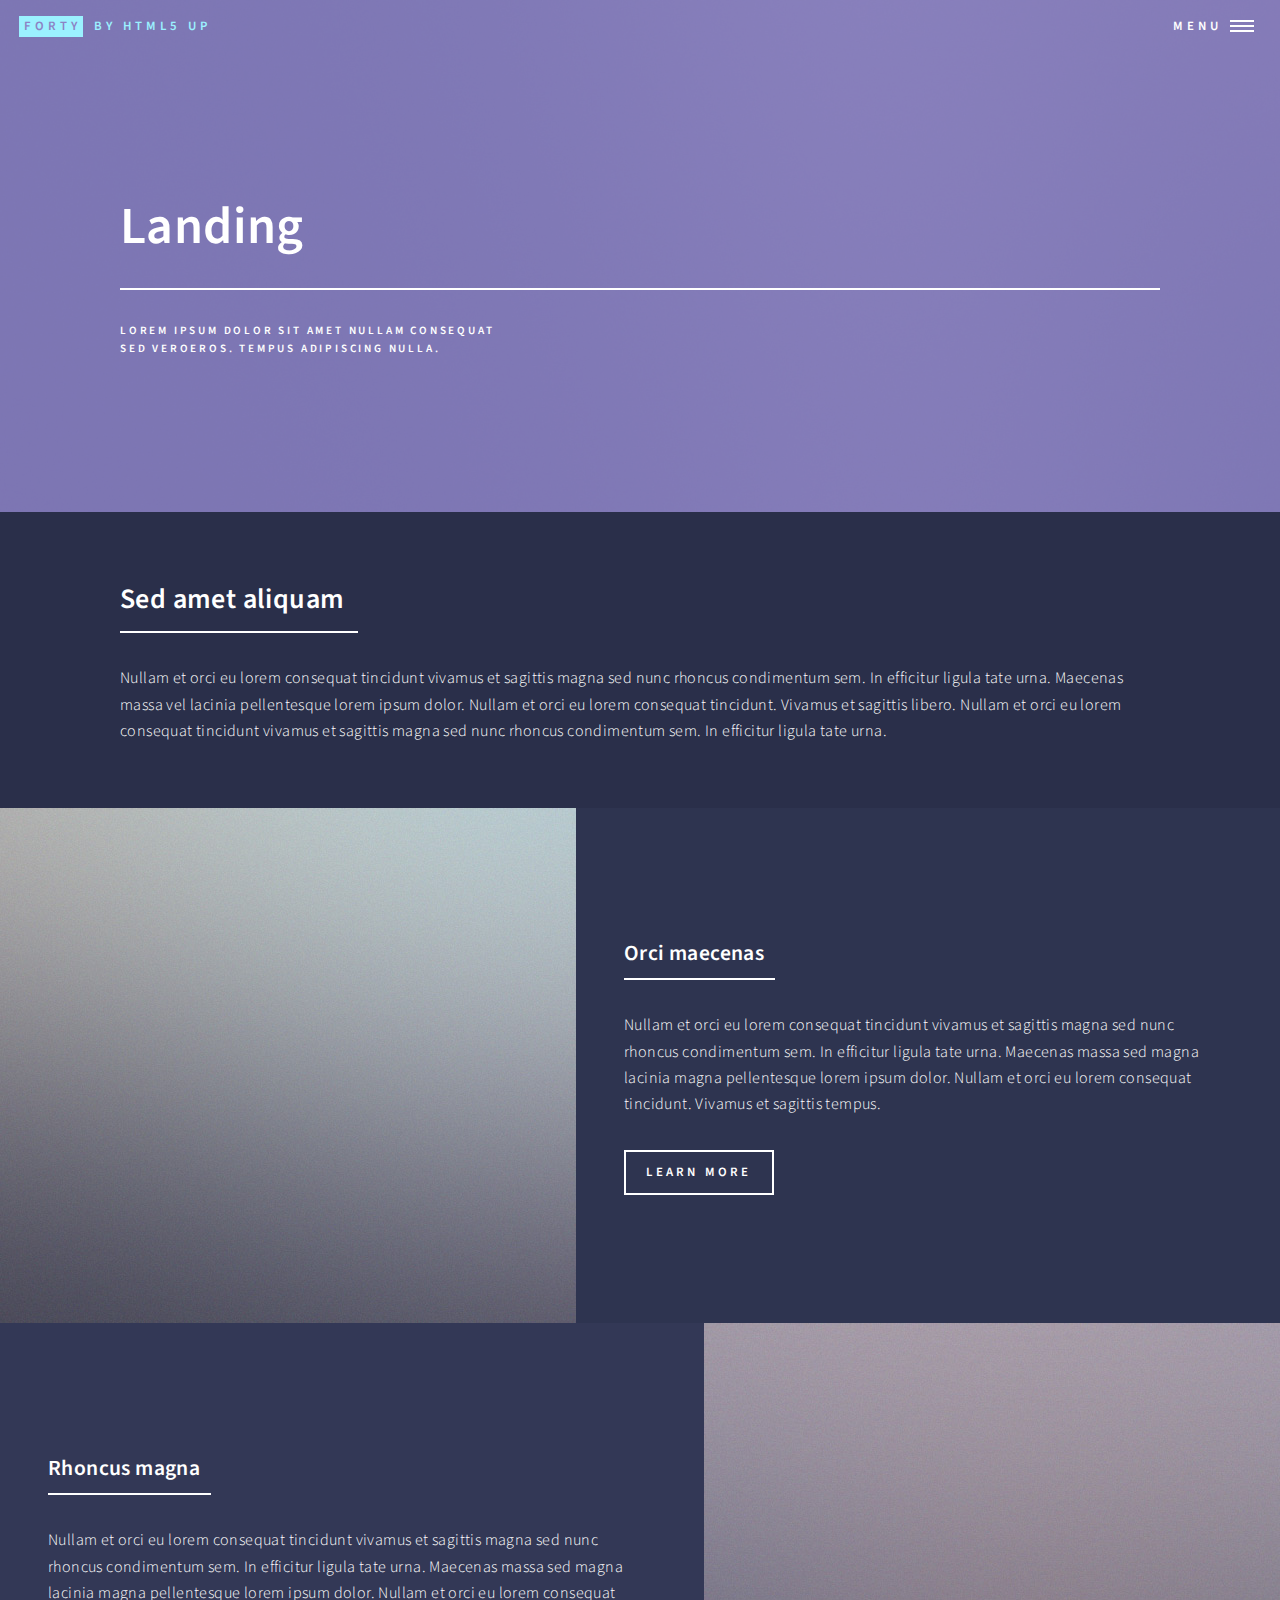
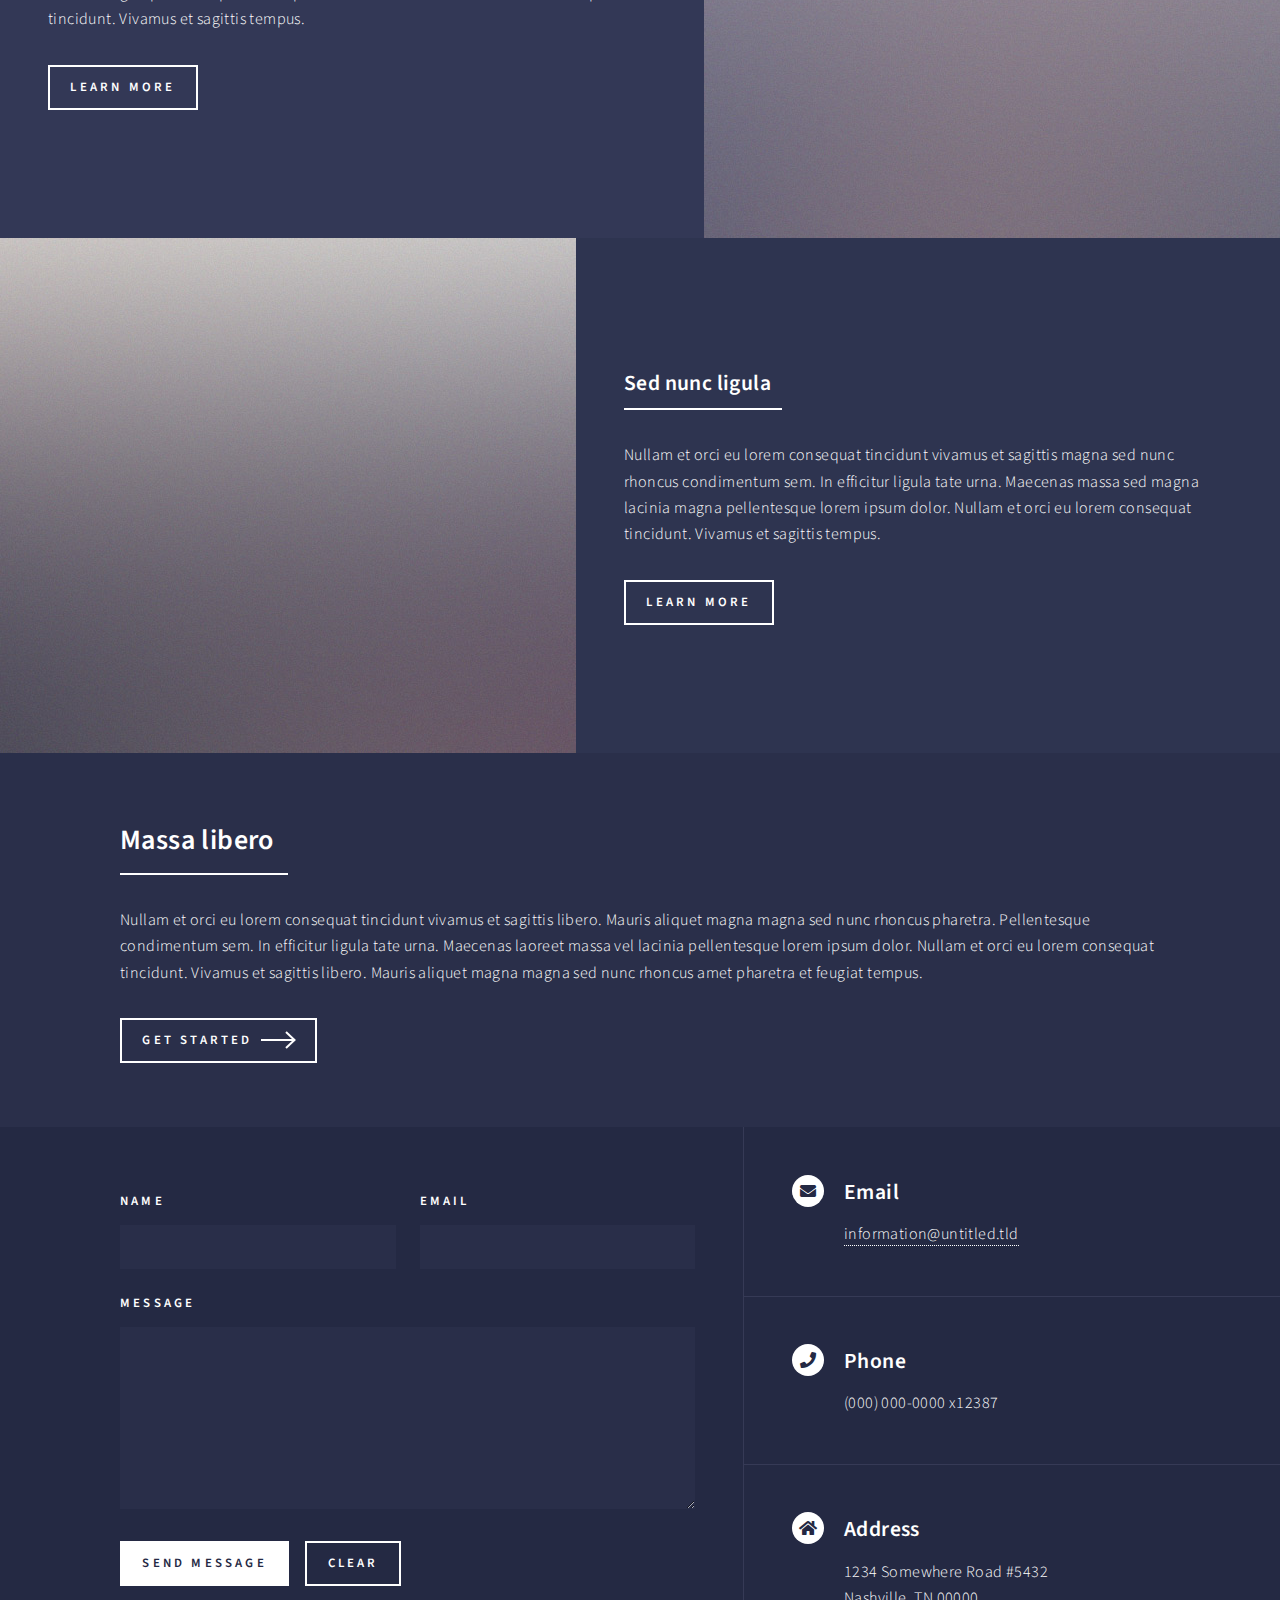
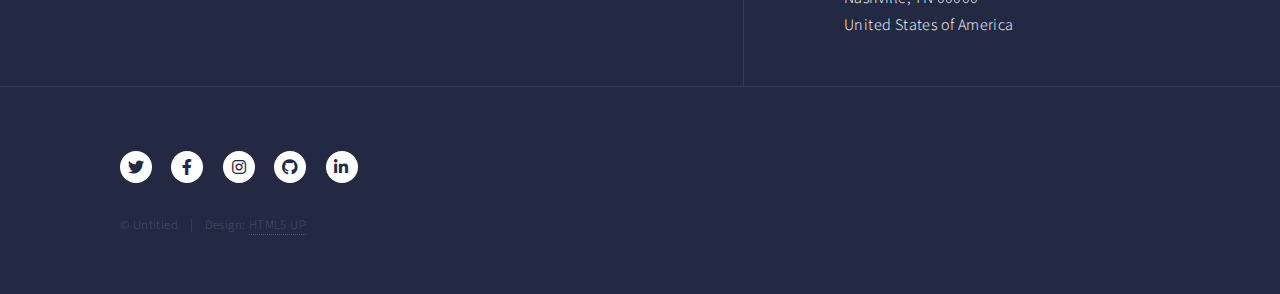
<file: landing.html>
<!DOCTYPE HTML>
<!--
	Forty by HTML5 UP
	html5up.net | @ajlkn
	Free for personal and commercial use under the CCA 3.0 license (html5up.net/license)
-->
<html>
	<head>
		<title>Landing - Forty by HTML5 UP</title>
		<meta charset="utf-8" />
		<meta name="viewport" content="width=device-width, initial-scale=1, user-scalable=no" />
		<link rel="stylesheet" href="assets/css/main.css" />
		<noscript><link rel="stylesheet" href="assets/css/noscript.css" /></noscript>
	</head>
	<body class="is-preload">

		<!-- Wrapper -->
			<div id="wrapper">

				<!-- Header -->
				<!-- Note: The "styleN" class below should match that of the banner element. -->
					<header id="header" class="alt style2">
						<a href="index.html" class="logo"><strong>Forty</strong> <span>by HTML5 UP</span></a>
						<nav>
							<a href="#menu">Menu</a>
						</nav>
					</header>

				<!-- Menu -->
					<nav id="menu">
						<ul class="links">
							<li><a href="index.html">Home</a></li>
							<li><a href="landing.html">Landing</a></li>
							<li><a href="generic.html">Generic</a></li>
							<li><a href="elements.html">Elements</a></li>
						</ul>
						<ul class="actions stacked">
							<li><a href="#" class="button primary fit">Get Started</a></li>
							<li><a href="#" class="button fit">Log In</a></li>
						</ul>
					</nav>

				<!-- Banner -->
				<!-- Note: The "styleN" class below should match that of the header element. -->
					<section id="banner" class="style2">
						<div class="inner">
							<span class="image">
								<img src="images/pic07.jpg" alt="" />
							</span>
							<header class="major">
								<h1>Landing</h1>
							</header>
							<div class="content">
								<p>Lorem ipsum dolor sit amet nullam consequat<br />
								sed veroeros. tempus adipiscing nulla.</p>
							</div>
						</div>
					</section>

				<!-- Main -->
					<div id="main">

						<!-- One -->
							<section id="one">
								<div class="inner">
									<header class="major">
										<h2>Sed amet aliquam</h2>
									</header>
									<p>Nullam et orci eu lorem consequat tincidunt vivamus et sagittis magna sed nunc rhoncus condimentum sem. In efficitur ligula tate urna. Maecenas massa vel lacinia pellentesque lorem ipsum dolor. Nullam et orci eu lorem consequat tincidunt. Vivamus et sagittis libero. Nullam et orci eu lorem consequat tincidunt vivamus et sagittis magna sed nunc rhoncus condimentum sem. In efficitur ligula tate urna.</p>
								</div>
							</section>

						<!-- Two -->
							<section id="two" class="spotlights">
								<section>
									<a href="generic.html" class="image">
										<img src="images/pic08.jpg" alt="" data-position="center center" />
									</a>
									<div class="content">
										<div class="inner">
											<header class="major">
												<h3>Orci maecenas</h3>
											</header>
											<p>Nullam et orci eu lorem consequat tincidunt vivamus et sagittis magna sed nunc rhoncus condimentum sem. In efficitur ligula tate urna. Maecenas massa sed magna lacinia magna pellentesque lorem ipsum dolor. Nullam et orci eu lorem consequat tincidunt. Vivamus et sagittis tempus.</p>
											<ul class="actions">
												<li><a href="generic.html" class="button">Learn more</a></li>
											</ul>
										</div>
									</div>
								</section>
								<section>
									<a href="generic.html" class="image">
										<img src="images/pic09.jpg" alt="" data-position="top center" />
									</a>
									<div class="content">
										<div class="inner">
											<header class="major">
												<h3>Rhoncus magna</h3>
											</header>
											<p>Nullam et orci eu lorem consequat tincidunt vivamus et sagittis magna sed nunc rhoncus condimentum sem. In efficitur ligula tate urna. Maecenas massa sed magna lacinia magna pellentesque lorem ipsum dolor. Nullam et orci eu lorem consequat tincidunt. Vivamus et sagittis tempus.</p>
											<ul class="actions">
												<li><a href="generic.html" class="button">Learn more</a></li>
											</ul>
										</div>
									</div>
								</section>
								<section>
									<a href="generic.html" class="image">
										<img src="images/pic10.jpg" alt="" data-position="25% 25%" />
									</a>
									<div class="content">
										<div class="inner">
											<header class="major">
												<h3>Sed nunc ligula</h3>
											</header>
											<p>Nullam et orci eu lorem consequat tincidunt vivamus et sagittis magna sed nunc rhoncus condimentum sem. In efficitur ligula tate urna. Maecenas massa sed magna lacinia magna pellentesque lorem ipsum dolor. Nullam et orci eu lorem consequat tincidunt. Vivamus et sagittis tempus.</p>
											<ul class="actions">
												<li><a href="generic.html" class="button">Learn more</a></li>
											</ul>
										</div>
									</div>
								</section>
							</section>

						<!-- Three -->
							<section id="three">
								<div class="inner">
									<header class="major">
										<h2>Massa libero</h2>
									</header>
									<p>Nullam et orci eu lorem consequat tincidunt vivamus et sagittis libero. Mauris aliquet magna magna sed nunc rhoncus pharetra. Pellentesque condimentum sem. In efficitur ligula tate urna. Maecenas laoreet massa vel lacinia pellentesque lorem ipsum dolor. Nullam et orci eu lorem consequat tincidunt. Vivamus et sagittis libero. Mauris aliquet magna magna sed nunc rhoncus amet pharetra et feugiat tempus.</p>
									<ul class="actions">
										<li><a href="generic.html" class="button next">Get Started</a></li>
									</ul>
								</div>
							</section>

					</div>

				<!-- Contact -->
					<section id="contact">
						<div class="inner">
							<section>
								<form method="post" action="#">
									<div class="fields">
										<div class="field half">
											<label for="name">Name</label>
											<input type="text" name="name" id="name" />
										</div>
										<div class="field half">
											<label for="email">Email</label>
											<input type="text" name="email" id="email" />
										</div>
										<div class="field">
											<label for="message">Message</label>
											<textarea name="message" id="message" rows="6"></textarea>
										</div>
									</div>
									<ul class="actions">
										<li><input type="submit" value="Send Message" class="primary" /></li>
										<li><input type="reset" value="Clear" /></li>
									</ul>
								</form>
							</section>
							<section class="split">
								<section>
									<div class="contact-method">
										<span class="icon solid alt fa-envelope"></span>
										<h3>Email</h3>
										<a href="#">information@untitled.tld</a>
									</div>
								</section>
								<section>
									<div class="contact-method">
										<span class="icon solid alt fa-phone"></span>
										<h3>Phone</h3>
										<span>(000) 000-0000 x12387</span>
									</div>
								</section>
								<section>
									<div class="contact-method">
										<span class="icon solid alt fa-home"></span>
										<h3>Address</h3>
										<span>1234 Somewhere Road #5432<br />
										Nashville, TN 00000<br />
										United States of America</span>
									</div>
								</section>
							</section>
						</div>
					</section>

				<!-- Footer -->
					<footer id="footer">
						<div class="inner">
							<ul class="icons">
								<li><a href="#" class="icon brands alt fa-twitter"><span class="label">Twitter</span></a></li>
								<li><a href="#" class="icon brands alt fa-facebook-f"><span class="label">Facebook</span></a></li>
								<li><a href="#" class="icon brands alt fa-instagram"><span class="label">Instagram</span></a></li>
								<li><a href="#" class="icon brands alt fa-github"><span class="label">GitHub</span></a></li>
								<li><a href="#" class="icon brands alt fa-linkedin-in"><span class="label">LinkedIn</span></a></li>
							</ul>
							<ul class="copyright">
								<li>&copy; Untitled</li><li>Design: <a href="https://html5up.net">HTML5 UP</a></li>
							</ul>
						</div>
					</footer>

			</div>

		<!-- Scripts -->
			<script src="assets/js/jquery.min.js"></script>
			<script src="assets/js/jquery.scrolly.min.js"></script>
			<script src="assets/js/jquery.scrollex.min.js"></script>
			<script src="assets/js/browser.min.js"></script>
			<script src="assets/js/breakpoints.min.js"></script>
			<script src="assets/js/util.js"></script>
			<script src="assets/js/main.js"></script>

	</body>
</html>
</file>
<file: assets/css/noscript.css>
/*
	Forty by HTML5 UP
	html5up.net | @ajlkn
	Free for personal and commercial use under the CCA 3.0 license (html5up.net/license)
*/

/* Banner */

	body.is-preload #banner:after {
		opacity: 0.85;
	}

	body.is-preload #banner > .inner {
		-moz-filter: none;
		-webkit-filter: none;
		-ms-filter: none;
		filter: none;
		-moz-transform: none;
		-webkit-transform: none;
		-ms-transform: none;
		transform: none;
		opacity: 1;
	}
</file>
<file: assets/css/main.css>
@import url(fontawesome-all.min.css);
@import url("https://fonts.googleapis.com/css?family=Source+Sans+Pro:300,300italic,600,600italic");

/*
	Forty by HTML5 UP
	html5up.net | @ajlkn
	Free for personal and commercial use under the CCA 3.0 license (html5up.net/license)
*/

html, body, div, span, applet, object,
iframe, h1, h2, h3, h4, h5, h6, p, blockquote,
pre, a, abbr, acronym, address, big, cite,
code, del, dfn, em, img, ins, kbd, q, s, samp,
small, strike, strong, sub, sup, tt, var, b,
u, i, center, dl, dt, dd, ol, ul, li, fieldset,
form, label, legend, table, caption, tbody,
tfoot, thead, tr, th, td, article, aside,
canvas, details, embed, figure, figcaption,
footer, header, hgroup, menu, nav, output, ruby,
section, summary, time, mark, audio, video {
	margin: 0;
	padding: 0;
	border: 0;
	font-size: 100%;
	font: inherit;
	vertical-align: baseline;}

article, aside, details, figcaption, figure,
footer, header, hgroup, menu, nav, section {
	display: block;}

body {
	line-height: 1;
}

ol, ul {
	list-style: none;
}

blockquote, q {
	quotes: none;
}

	blockquote:before, blockquote:after, q:before, q:after {
		content: '';
		content: none;
	}

table {
	border-collapse: collapse;
	border-spacing: 0;
}

body {
	-webkit-text-size-adjust: none;
}

mark {
	background-color: transparent;
	color: inherit;
}

input::-moz-focus-inner {
	border: 0;
	padding: 0;
}

input, select, textarea {
	-moz-appearance: none;
	-webkit-appearance: none;
	-ms-appearance: none;
	appearance: none;
}


/* HOME *****************************/
#home {
	background: url(img/landing_light.png);
	background-position: center center;
	background-size: cover;
	background-attachment: fixed;
}



/* Basic */

	@-ms-viewport {
		width: device-width;
	}

	body {
		-ms-overflow-style: scrollbar;
	}

	@media screen and (max-width: 480px) {

		html, body {
			min-width: 320px;
		}

	}

	html {
		box-sizing: border-box;
	}

	*, *:before, *:after {
		box-sizing: inherit;
	}

	body {
		background: #242943;
	}

		body.is-preload *, body.is-preload *:before, body.is-preload *:after {
			-moz-animation: none !important;
			-webkit-animation: none !important;
			-ms-animation: none !important;
			animation: none !important;
			-moz-transition: none !important;
			-webkit-transition: none !important;
			-ms-transition: none !important;
			transition: none !important;
		}

/* Type */

	body, input, select, textarea {
		color: #ffffff;
		font-family: "Source Sans Pro", Helvetica, sans-serif;
		font-size: 17pt;
		font-weight: 300;
		letter-spacing: 0.025em;
		line-height: 1.65;
	}

		@media screen and (max-width: 1680px) {

			body, input, select, textarea {
				font-size: 14pt;
			}

		}

		@media screen and (max-width: 1280px) {

			body, input, select, textarea {
				font-size: 12pt;
			}

		}

		@media screen and (max-width: 360px) {

			body, input, select, textarea {
				font-size: 11pt;
			}

		}

	a {
		-moz-transition: color 0.2s ease-in-out, border-bottom-color 0.2s ease-in-out;
		-webkit-transition: color 0.2s ease-in-out, border-bottom-color 0.2s ease-in-out;
		-ms-transition: color 0.2s ease-in-out, border-bottom-color 0.2s ease-in-out;
		transition: color 0.2s ease-in-out, border-bottom-color 0.2s ease-in-out;
		border-bottom: dotted 1px;
		color: inherit;
		text-decoration: none;
	}

		a:hover {
			border-bottom-color: transparent;
			color: #9bf1ff !important;
		}

		a:active {
			color: #53e3fb !important;
		}

	strong, b {
		color: #ffffff;
		font-weight: 600;
	}

	em, i {
		font-style: italic;
	}

	p {
		margin: 0 0 2em 0;
	}

	h1, h2, h3, h4, h5, h6 {
		color: #ffffff;
		font-weight: 600;
		line-height: 1.65;
		margin: 0 0 1em 0;
	}

		h1 a, h2 a, h3 a, h4 a, h5 a, h6 a {
			color: inherit;
			border-bottom: 0;
		}

	h1 {
		font-size: 2.5em;
	}

	h2 {
		font-size: 1.75em;
	}

	h3 {
		font-size: 1.35em;
	}

	h4 {
		font-size: 1.1em;
	}

	h5 {
		font-size: 0.9em;
	}

	h6 {
		font-size: 0.7em;
	}

	@media screen and (max-width: 736px) {

		h1 {
			font-size: 2em;
		}

		h2 {
			font-size: 1.5em;
		}

		h3 {
			font-size: 1.25em;
		}

	}

	sub {
		font-size: 0.8em;
		position: relative;
		top: 0.5em;
	}

	sup {
		font-size: 0.8em;
		position: relative;
		top: -0.5em;
	}

	blockquote {
		border-left: solid 4px rgba(212, 212, 255, 0.1);
		font-style: italic;
		margin: 0 0 2em 0;
		padding: 0.5em 0 0.5em 2em;
	}

	code {
		background: rgba(212, 212, 255, 0.035);
		font-family: "Courier New", monospace;
		font-size: 0.9em;
		margin: 0 0.25em;
		padding: 0.25em 0.65em;
	}

	pre {
		-webkit-overflow-scrolling: touch;
		font-family: "Courier New", monospace;
		font-size: 0.9em;
		margin: 0 0 2em 0;
	}

		pre code {
			display: block;
			line-height: 1.75;
			padding: 1em 1.5em;
			overflow-x: auto;
		}

	hr {
		border: 0;
		border-bottom: solid 1px rgba(212, 212, 255, 0.1);
		margin: 2em 0;
	}

		hr.major {
			margin: 3em 0;
		}

	.align-left {
		text-align: left;
	}

	.align-center {
		text-align: center;
	}

	.align-right {
		text-align: right;
	}

/* Row */

	.row {
		display: flex;
		flex-wrap: wrap;
		box-sizing: border-box;
		align-items: stretch;
	}

		.row > * {
			box-sizing: border-box;
		}

		.row.gtr-uniform > * > :last-child {
			margin-bottom: 0;
		}

		.row.aln-left {
			justify-content: flex-start;
		}

		.row.aln-center {
			justify-content: center;
		}

		.row.aln-right {
			justify-content: flex-end;
		}

		.row.aln-top {
			align-items: flex-start;
		}

		.row.aln-middle {
			align-items: center;
		}

		.row.aln-bottom {
			align-items: flex-end;
		}

		.row > .imp {
			order: -1;
		}

		.row > .col-1 {
			width: 8.33333%;
		}

		.row > .off-1 {
			margin-left: 8.33333%;
		}

		.row > .col-2 {
			width: 16.66667%;
		}

		.row > .off-2 {
			margin-left: 16.66667%;
		}

		.row > .col-3 {
			width: 25%;
		}

		.row > .off-3 {
			margin-left: 25%;
		}

		.row > .col-4 {
			width: 33.33333%;
		}

		.row > .off-4 {
			margin-left: 33.33333%;
		}

		.row > .col-5 {
			width: 41.66667%;
		}

		.row > .off-5 {
			margin-left: 41.66667%;
		}

		.row > .col-6 {
			width: 50%;
		}

		.row > .off-6 {
			margin-left: 50%;
		}

		.row > .col-7 {
			width: 58.33333%;
		}

		.row > .off-7 {
			margin-left: 58.33333%;
		}

		.row > .col-8 {
			width: 66.66667%;
		}

		.row > .off-8 {
			margin-left: 66.66667%;
		}

		.row > .col-9 {
			width: 75%;
		}

		.row > .off-9 {
			margin-left: 75%;
		}

		.row > .col-10 {
			width: 83.33333%;
		}

		.row > .off-10 {
			margin-left: 83.33333%;
		}

		.row > .col-11 {
			width: 91.66667%;
		}

		.row > .off-11 {
			margin-left: 91.66667%;
		}

		.row > .col-12 {
			width: 100%;
		}

		.row > .off-12 {
			margin-left: 100%;
		}

		.row.gtr-0 {
			margin-top: 0;
			margin-left: 0em;
		}

			.row.gtr-0 > * {
				padding: 0 0 0 0em;
			}

			.row.gtr-0.gtr-uniform {
				margin-top: 0em;
			}

				.row.gtr-0.gtr-uniform > * {
					padding-top: 0em;
				}

		.row.gtr-25 {
			margin-top: 0;
			margin-left: -0.5em;
		}

			.row.gtr-25 > * {
				padding: 0 0 0 0.5em;
			}

			.row.gtr-25.gtr-uniform {
				margin-top: -0.5em;
			}

				.row.gtr-25.gtr-uniform > * {
					padding-top: 0.5em;
				}

		.row.gtr-50 {
			margin-top: 0;
			margin-left: -1em;
		}

			.row.gtr-50 > * {
				padding: 0 0 0 1em;
			}

			.row.gtr-50.gtr-uniform {
				margin-top: -1em;
			}

				.row.gtr-50.gtr-uniform > * {
					padding-top: 1em;
				}

		.row {
			margin-top: 0;
			margin-left: -2em;
		}

			.row > * {
				padding: 0 0 0 2em;
			}

			.row.gtr-uniform {
				margin-top: -2em;
			}

				.row.gtr-uniform > * {
					padding-top: 2em;
				}

		.row.gtr-150 {
			margin-top: 0;
			margin-left: -3em;
		}

			.row.gtr-150 > * {
				padding: 0 0 0 3em;
			}

			.row.gtr-150.gtr-uniform {
				margin-top: -3em;
			}

				.row.gtr-150.gtr-uniform > * {
					padding-top: 3em;
				}

		.row.gtr-200 {
			margin-top: 0;
			margin-left: -4em;
		}

			.row.gtr-200 > * {
				padding: 0 0 0 4em;
			}

			.row.gtr-200.gtr-uniform {
				margin-top: -4em;
			}

				.row.gtr-200.gtr-uniform > * {
					padding-top: 4em;
				}

		@media screen and (max-width: 1680px) {

			.row {
				display: flex;
				flex-wrap: wrap;
				box-sizing: border-box;
				align-items: stretch;
			}

				.row > * {
					box-sizing: border-box;
				}

				.row.gtr-uniform > * > :last-child {
					margin-bottom: 0;
				}

				.row.aln-left {
					justify-content: flex-start;
				}

				.row.aln-center {
					justify-content: center;
				}

				.row.aln-right {
					justify-content: flex-end;
				}

				.row.aln-top {
					align-items: flex-start;
				}

				.row.aln-middle {
					align-items: center;
				}

				.row.aln-bottom {
					align-items: flex-end;
				}

				.row > .imp-xlarge {
					order: -1;
				}

				.row > .col-1-xlarge {
					width: 8.33333%;
				}

				.row > .off-1-xlarge {
					margin-left: 8.33333%;
				}

				.row > .col-2-xlarge {
					width: 16.66667%;
				}

				.row > .off-2-xlarge {
					margin-left: 16.66667%;
				}

				.row > .col-3-xlarge {
					width: 25%;
				}

				.row > .off-3-xlarge {
					margin-left: 25%;
				}

				.row > .col-4-xlarge {
					width: 33.33333%;
				}

				.row > .off-4-xlarge {
					margin-left: 33.33333%;
				}

				.row > .col-5-xlarge {
					width: 41.66667%;
				}

				.row > .off-5-xlarge {
					margin-left: 41.66667%;
				}

				.row > .col-6-xlarge {
					width: 50%;
				}

				.row > .off-6-xlarge {
					margin-left: 50%;
				}

				.row > .col-7-xlarge {
					width: 58.33333%;
				}

				.row > .off-7-xlarge {
					margin-left: 58.33333%;
				}

				.row > .col-8-xlarge {
					width: 66.66667%;
				}

				.row > .off-8-xlarge {
					margin-left: 66.66667%;
				}

				.row > .col-9-xlarge {
					width: 75%;
				}

				.row > .off-9-xlarge {
					margin-left: 75%;
				}

				.row > .col-10-xlarge {
					width: 83.33333%;
				}

				.row > .off-10-xlarge {
					margin-left: 83.33333%;
				}

				.row > .col-11-xlarge {
					width: 91.66667%;
				}

				.row > .off-11-xlarge {
					margin-left: 91.66667%;
				}

				.row > .col-12-xlarge {
					width: 100%;
				}

				.row > .off-12-xlarge {
					margin-left: 100%;
				}

				.row.gtr-0 {
					margin-top: 0;
					margin-left: 0em;
				}

					.row.gtr-0 > * {
						padding: 0 0 0 0em;
					}

					.row.gtr-0.gtr-uniform {
						margin-top: 0em;
					}

						.row.gtr-0.gtr-uniform > * {
							padding-top: 0em;
						}

				.row.gtr-25 {
					margin-top: 0;
					margin-left: -0.5em;
				}

					.row.gtr-25 > * {
						padding: 0 0 0 0.5em;
					}

					.row.gtr-25.gtr-uniform {
						margin-top: -0.5em;
					}

						.row.gtr-25.gtr-uniform > * {
							padding-top: 0.5em;
						}

				.row.gtr-50 {
					margin-top: 0;
					margin-left: -1em;
				}

					.row.gtr-50 > * {
						padding: 0 0 0 1em;
					}

					.row.gtr-50.gtr-uniform {
						margin-top: -1em;
					}

						.row.gtr-50.gtr-uniform > * {
							padding-top: 1em;
						}

				.row {
					margin-top: 0;
					margin-left: -2em;
				}

					.row > * {
						padding: 0 0 0 2em;
					}

					.row.gtr-uniform {
						margin-top: -2em;
					}

						.row.gtr-uniform > * {
							padding-top: 2em;
						}

				.row.gtr-150 {
					margin-top: 0;
					margin-left: -3em;
				}

					.row.gtr-150 > * {
						padding: 0 0 0 3em;
					}

					.row.gtr-150.gtr-uniform {
						margin-top: -3em;
					}

						.row.gtr-150.gtr-uniform > * {
							padding-top: 3em;
						}

				.row.gtr-200 {
					margin-top: 0;
					margin-left: -4em;
				}

					.row.gtr-200 > * {
						padding: 0 0 0 4em;
					}

					.row.gtr-200.gtr-uniform {
						margin-top: -4em;
					}

						.row.gtr-200.gtr-uniform > * {
							padding-top: 4em;
						}

		}

		@media screen and (max-width: 1280px) {

			.row {
				display: flex;
				flex-wrap: wrap;
				box-sizing: border-box;
				align-items: stretch;
			}

				.row > * {
					box-sizing: border-box;
				}

				.row.gtr-uniform > * > :last-child {
					margin-bottom: 0;
				}

				.row.aln-left {
					justify-content: flex-start;
				}

				.row.aln-center {
					justify-content: center;
				}

				.row.aln-right {
					justify-content: flex-end;
				}

				.row.aln-top {
					align-items: flex-start;
				}

				.row.aln-middle {
					align-items: center;
				}

				.row.aln-bottom {
					align-items: flex-end;
				}

				.row > .imp-large {
					order: -1;
				}

				.row > .col-1-large {
					width: 8.33333%;
				}

				.row > .off-1-large {
					margin-left: 8.33333%;
				}

				.row > .col-2-large {
					width: 16.66667%;
				}

				.row > .off-2-large {
					margin-left: 16.66667%;
				}

				.row > .col-3-large {
					width: 25%;
				}

				.row > .off-3-large {
					margin-left: 25%;
				}

				.row > .col-4-large {
					width: 33.33333%;
				}

				.row > .off-4-large {
					margin-left: 33.33333%;
				}

				.row > .col-5-large {
					width: 41.66667%;
				}

				.row > .off-5-large {
					margin-left: 41.66667%;
				}

				.row > .col-6-large {
					width: 50%;
				}

				.row > .off-6-large {
					margin-left: 50%;
				}

				.row > .col-7-large {
					width: 58.33333%;
				}

				.row > .off-7-large {
					margin-left: 58.33333%;
				}

				.row > .col-8-large {
					width: 66.66667%;
				}

				.row > .off-8-large {
					margin-left: 66.66667%;
				}

				.row > .col-9-large {
					width: 75%;
				}

				.row > .off-9-large {
					margin-left: 75%;
				}

				.row > .col-10-large {
					width: 83.33333%;
				}

				.row > .off-10-large {
					margin-left: 83.33333%;
				}

				.row > .col-11-large {
					width: 91.66667%;
				}

				.row > .off-11-large {
					margin-left: 91.66667%;
				}

				.row > .col-12-large {
					width: 100%;
				}

				.row > .off-12-large {
					margin-left: 100%;
				}

				.row.gtr-0 {
					margin-top: 0;
					margin-left: 0em;
				}

					.row.gtr-0 > * {
						padding: 0 0 0 0em;
					}

					.row.gtr-0.gtr-uniform {
						margin-top: 0em;
					}

						.row.gtr-0.gtr-uniform > * {
							padding-top: 0em;
						}

				.row.gtr-25 {
					margin-top: 0;
					margin-left: -0.375em;
				}

					.row.gtr-25 > * {
						padding: 0 0 0 0.375em;
					}

					.row.gtr-25.gtr-uniform {
						margin-top: -0.375em;
					}

						.row.gtr-25.gtr-uniform > * {
							padding-top: 0.375em;
						}

				.row.gtr-50 {
					margin-top: 0;
					margin-left: -0.75em;
				}

					.row.gtr-50 > * {
						padding: 0 0 0 0.75em;
					}

					.row.gtr-50.gtr-uniform {
						margin-top: -0.75em;
					}

						.row.gtr-50.gtr-uniform > * {
							padding-top: 0.75em;
						}

				.row {
					margin-top: 0;
					margin-left: -1.5em;
				}

					.row > * {
						padding: 0 0 0 1.5em;
					}

					.row.gtr-uniform {
						margin-top: -1.5em;
					}

						.row.gtr-uniform > * {
							padding-top: 1.5em;
						}

				.row.gtr-150 {
					margin-top: 0;
					margin-left: -2.25em;
				}

					.row.gtr-150 > * {
						padding: 0 0 0 2.25em;
					}

					.row.gtr-150.gtr-uniform {
						margin-top: -2.25em;
					}

						.row.gtr-150.gtr-uniform > * {
							padding-top: 2.25em;
						}

				.row.gtr-200 {
					margin-top: 0;
					margin-left: -3em;
				}

					.row.gtr-200 > * {
						padding: 0 0 0 3em;
					}

					.row.gtr-200.gtr-uniform {
						margin-top: -3em;
					}

						.row.gtr-200.gtr-uniform > * {
							padding-top: 3em;
						}

		}

		@media screen and (max-width: 980px) {

			.row {
				display: flex;
				flex-wrap: wrap;
				box-sizing: border-box;
				align-items: stretch;
			}

				.row > * {
					box-sizing: border-box;
				}

				.row.gtr-uniform > * > :last-child {
					margin-bottom: 0;
				}

				.row.aln-left {
					justify-content: flex-start;
				}

				.row.aln-center {
					justify-content: center;
				}

				.row.aln-right {
					justify-content: flex-end;
				}

				.row.aln-top {
					align-items: flex-start;
				}

				.row.aln-middle {
					align-items: center;
				}

				.row.aln-bottom {
					align-items: flex-end;
				}

				.row > .imp-medium {
					order: -1;
				}

				.row > .col-1-medium {
					width: 8.33333%;
				}

				.row > .off-1-medium {
					margin-left: 8.33333%;
				}

				.row > .col-2-medium {
					width: 16.66667%;
				}

				.row > .off-2-medium {
					margin-left: 16.66667%;
				}

				.row > .col-3-medium {
					width: 25%;
				}

				.row > .off-3-medium {
					margin-left: 25%;
				}

				.row > .col-4-medium {
					width: 33.33333%;
				}

				.row > .off-4-medium {
					margin-left: 33.33333%;
				}

				.row > .col-5-medium {
					width: 41.66667%;
				}

				.row > .off-5-medium {
					margin-left: 41.66667%;
				}

				.row > .col-6-medium {
					width: 50%;
				}

				.row > .off-6-medium {
					margin-left: 50%;
				}

				.row > .col-7-medium {
					width: 58.33333%;
				}

				.row > .off-7-medium {
					margin-left: 58.33333%;
				}

				.row > .col-8-medium {
					width: 66.66667%;
				}

				.row > .off-8-medium {
					margin-left: 66.66667%;
				}

				.row > .col-9-medium {
					width: 75%;
				}

				.row > .off-9-medium {
					margin-left: 75%;
				}

				.row > .col-10-medium {
					width: 83.33333%;
				}

				.row > .off-10-medium {
					margin-left: 83.33333%;
				}

				.row > .col-11-medium {
					width: 91.66667%;
				}

				.row > .off-11-medium {
					margin-left: 91.66667%;
				}

				.row > .col-12-medium {
					width: 100%;
				}

				.row > .off-12-medium {
					margin-left: 100%;
				}

				.row.gtr-0 {
					margin-top: 0;
					margin-left: 0em;
				}

					.row.gtr-0 > * {
						padding: 0 0 0 0em;
					}

					.row.gtr-0.gtr-uniform {
						margin-top: 0em;
					}

						.row.gtr-0.gtr-uniform > * {
							padding-top: 0em;
						}

				.row.gtr-25 {
					margin-top: 0;
					margin-left: -0.375em;
				}

					.row.gtr-25 > * {
						padding: 0 0 0 0.375em;
					}

					.row.gtr-25.gtr-uniform {
						margin-top: -0.375em;
					}

						.row.gtr-25.gtr-uniform > * {
							padding-top: 0.375em;
						}

				.row.gtr-50 {
					margin-top: 0;
					margin-left: -0.75em;
				}

					.row.gtr-50 > * {
						padding: 0 0 0 0.75em;
					}

					.row.gtr-50.gtr-uniform {
						margin-top: -0.75em;
					}

						.row.gtr-50.gtr-uniform > * {
							padding-top: 0.75em;
						}

				.row {
					margin-top: 0;
					margin-left: -1.5em;
				}

					.row > * {
						padding: 0 0 0 1.5em;
					}

					.row.gtr-uniform {
						margin-top: -1.5em;
					}

						.row.gtr-uniform > * {
							padding-top: 1.5em;
						}

				.row.gtr-150 {
					margin-top: 0;
					margin-left: -2.25em;
				}

					.row.gtr-150 > * {
						padding: 0 0 0 2.25em;
					}

					.row.gtr-150.gtr-uniform {
						margin-top: -2.25em;
					}

						.row.gtr-150.gtr-uniform > * {
							padding-top: 2.25em;
						}

				.row.gtr-200 {
					margin-top: 0;
					margin-left: -3em;
				}

					.row.gtr-200 > * {
						padding: 0 0 0 3em;
					}

					.row.gtr-200.gtr-uniform {
						margin-top: -3em;
					}

						.row.gtr-200.gtr-uniform > * {
							padding-top: 3em;
						}

		}

		@media screen and (max-width: 736px) {

			.row {
				display: flex;
				flex-wrap: wrap;
				box-sizing: border-box;
				align-items: stretch;
			}

				.row > * {
					box-sizing: border-box;
				}

				.row.gtr-uniform > * > :last-child {
					margin-bottom: 0;
				}

				.row.aln-left {
					justify-content: flex-start;
				}

				.row.aln-center {
					justify-content: center;
				}

				.row.aln-right {
					justify-content: flex-end;
				}

				.row.aln-top {
					align-items: flex-start;
				}

				.row.aln-middle {
					align-items: center;
				}

				.row.aln-bottom {
					align-items: flex-end;
				}

				.row > .imp-small {
					order: -1;
				}

				.row > .col-1-small {
					width: 8.33333%;
				}

				.row > .off-1-small {
					margin-left: 8.33333%;
				}

				.row > .col-2-small {
					width: 16.66667%;
				}

				.row > .off-2-small {
					margin-left: 16.66667%;
				}

				.row > .col-3-small {
					width: 25%;
				}

				.row > .off-3-small {
					margin-left: 25%;
				}

				.row > .col-4-small {
					width: 33.33333%;
				}

				.row > .off-4-small {
					margin-left: 33.33333%;
				}

				.row > .col-5-small {
					width: 41.66667%;
				}

				.row > .off-5-small {
					margin-left: 41.66667%;
				}

				.row > .col-6-small {
					width: 50%;
				}

				.row > .off-6-small {
					margin-left: 50%;
				}

				.row > .col-7-small {
					width: 58.33333%;
				}

				.row > .off-7-small {
					margin-left: 58.33333%;
				}

				.row > .col-8-small {
					width: 66.66667%;
				}

				.row > .off-8-small {
					margin-left: 66.66667%;
				}

				.row > .col-9-small {
					width: 75%;
				}

				.row > .off-9-small {
					margin-left: 75%;
				}

				.row > .col-10-small {
					width: 83.33333%;
				}

				.row > .off-10-small {
					margin-left: 83.33333%;
				}

				.row > .col-11-small {
					width: 91.66667%;
				}

				.row > .off-11-small {
					margin-left: 91.66667%;
				}

				.row > .col-12-small {
					width: 100%;
				}

				.row > .off-12-small {
					margin-left: 100%;
				}

				.row.gtr-0 {
					margin-top: 0;
					margin-left: 0em;
				}

					.row.gtr-0 > * {
						padding: 0 0 0 0em;
					}

					.row.gtr-0.gtr-uniform {
						margin-top: 0em;
					}

						.row.gtr-0.gtr-uniform > * {
							padding-top: 0em;
						}

				.row.gtr-25 {
					margin-top: 0;
					margin-left: -0.3125em;
				}

					.row.gtr-25 > * {
						padding: 0 0 0 0.3125em;
					}

					.row.gtr-25.gtr-uniform {
						margin-top: -0.3125em;
					}

						.row.gtr-25.gtr-uniform > * {
							padding-top: 0.3125em;
						}

				.row.gtr-50 {
					margin-top: 0;
					margin-left: -0.625em;
				}

					.row.gtr-50 > * {
						padding: 0 0 0 0.625em;
					}

					.row.gtr-50.gtr-uniform {
						margin-top: -0.625em;
					}

						.row.gtr-50.gtr-uniform > * {
							padding-top: 0.625em;
						}

				.row {
					margin-top: 0;
					margin-left: -1.25em;
				}

					.row > * {
						padding: 0 0 0 1.25em;
					}

					.row.gtr-uniform {
						margin-top: -1.25em;
					}

						.row.gtr-uniform > * {
							padding-top: 1.25em;
						}

				.row.gtr-150 {
					margin-top: 0;
					margin-left: -1.875em;
				}

					.row.gtr-150 > * {
						padding: 0 0 0 1.875em;
					}

					.row.gtr-150.gtr-uniform {
						margin-top: -1.875em;
					}

						.row.gtr-150.gtr-uniform > * {
							padding-top: 1.875em;
						}

				.row.gtr-200 {
					margin-top: 0;
					margin-left: -2.5em;
				}

					.row.gtr-200 > * {
						padding: 0 0 0 2.5em;
					}

					.row.gtr-200.gtr-uniform {
						margin-top: -2.5em;
					}

						.row.gtr-200.gtr-uniform > * {
							padding-top: 2.5em;
						}

		}

		@media screen and (max-width: 480px) {

			.row {
				display: flex;
				flex-wrap: wrap;
				box-sizing: border-box;
				align-items: stretch;
			}

				.row > * {
					box-sizing: border-box;
				}

				.row.gtr-uniform > * > :last-child {
					margin-bottom: 0;
				}

				.row.aln-left {
					justify-content: flex-start;
				}

				.row.aln-center {
					justify-content: center;
				}

				.row.aln-right {
					justify-content: flex-end;
				}

				.row.aln-top {
					align-items: flex-start;
				}

				.row.aln-middle {
					align-items: center;
				}

				.row.aln-bottom {
					align-items: flex-end;
				}

				.row > .imp-xsmall {
					order: -1;
				}

				.row > .col-1-xsmall {
					width: 8.33333%;
				}

				.row > .off-1-xsmall {
					margin-left: 8.33333%;
				}

				.row > .col-2-xsmall {
					width: 16.66667%;
				}

				.row > .off-2-xsmall {
					margin-left: 16.66667%;
				}

				.row > .col-3-xsmall {
					width: 25%;
				}

				.row > .off-3-xsmall {
					margin-left: 25%;
				}

				.row > .col-4-xsmall {
					width: 33.33333%;
				}

				.row > .off-4-xsmall {
					margin-left: 33.33333%;
				}

				.row > .col-5-xsmall {
					width: 41.66667%;
				}

				.row > .off-5-xsmall {
					margin-left: 41.66667%;
				}

				.row > .col-6-xsmall {
					width: 50%;
				}

				.row > .off-6-xsmall {
					margin-left: 50%;
				}

				.row > .col-7-xsmall {
					width: 58.33333%;
				}

				.row > .off-7-xsmall {
					margin-left: 58.33333%;
				}

				.row > .col-8-xsmall {
					width: 66.66667%;
				}

				.row > .off-8-xsmall {
					margin-left: 66.66667%;
				}

				.row > .col-9-xsmall {
					width: 75%;
				}

				.row > .off-9-xsmall {
					margin-left: 75%;
				}

				.row > .col-10-xsmall {
					width: 83.33333%;
				}

				.row > .off-10-xsmall {
					margin-left: 83.33333%;
				}

				.row > .col-11-xsmall {
					width: 91.66667%;
				}

				.row > .off-11-xsmall {
					margin-left: 91.66667%;
				}

				.row > .col-12-xsmall {
					width: 100%;
				}

				.row > .off-12-xsmall {
					margin-left: 100%;
				}

				.row.gtr-0 {
					margin-top: 0;
					margin-left: 0em;
				}

					.row.gtr-0 > * {
						padding: 0 0 0 0em;
					}

					.row.gtr-0.gtr-uniform {
						margin-top: 0em;
					}

						.row.gtr-0.gtr-uniform > * {
							padding-top: 0em;
						}

				.row.gtr-25 {
					margin-top: 0;
					margin-left: -0.3125em;
				}

					.row.gtr-25 > * {
						padding: 0 0 0 0.3125em;
					}

					.row.gtr-25.gtr-uniform {
						margin-top: -0.3125em;
					}

						.row.gtr-25.gtr-uniform > * {
							padding-top: 0.3125em;
						}

				.row.gtr-50 {
					margin-top: 0;
					margin-left: -0.625em;
				}

					.row.gtr-50 > * {
						padding: 0 0 0 0.625em;
					}

					.row.gtr-50.gtr-uniform {
						margin-top: -0.625em;
					}

						.row.gtr-50.gtr-uniform > * {
							padding-top: 0.625em;
						}

				.row {
					margin-top: 0;
					margin-left: -1.25em;
				}

					.row > * {
						padding: 0 0 0 1.25em;
					}

					.row.gtr-uniform {
						margin-top: -1.25em;
					}

						.row.gtr-uniform > * {
							padding-top: 1.25em;
						}

				.row.gtr-150 {
					margin-top: 0;
					margin-left: -1.875em;
				}

					.row.gtr-150 > * {
						padding: 0 0 0 1.875em;
					}

					.row.gtr-150.gtr-uniform {
						margin-top: -1.875em;
					}

						.row.gtr-150.gtr-uniform > * {
							padding-top: 1.875em;
						}

				.row.gtr-200 {
					margin-top: 0;
					margin-left: -2.5em;
				}

					.row.gtr-200 > * {
						padding: 0 0 0 2.5em;
					}

					.row.gtr-200.gtr-uniform {
						margin-top: -2.5em;
					}

						.row.gtr-200.gtr-uniform > * {
							padding-top: 2.5em;
						}

		}

/* Section/Article */

	section.special, article.special {
		text-align: center;
	}

	header.major {
		width: -moz-max-content;
		width: -webkit-max-content;
		width: -ms-max-content;
		width: max-content;
		margin-bottom: 2em;
	}

		header.major > :first-child {
			margin-bottom: 0;
			width: calc(100% + 0.5em);
		}

			header.major > :first-child:after {
				content: '';
				background-color: #ffffff;
				display: block;
				height: 2px;
				margin: 0.325em 0 0.5em 0;
				width: 100%;
			}

		header.major > p {
			font-size: 0.7em;
			font-weight: 600;
			letter-spacing: 0.25em;
			margin-bottom: 0;
			text-transform: uppercase;
		}

		body.is-ie header.major > :first-child:after {
			max-width: 9em;
		}

		body.is-ie header.major > h1:after {
			max-width: 100% !important;
		}

	@media screen and (max-width: 736px) {

		header.major > p br {
			display: none;
		}

	}

/* Form */

	form {
		margin: 0 0 2em 0;
	}

		form > :last-child {
			margin-bottom: 0;
		}

		form > .fields {
			display: -moz-flex;
			display: -webkit-flex;
			display: -ms-flex;
			display: flex;
			-moz-flex-wrap: wrap;
			-webkit-flex-wrap: wrap;
			-ms-flex-wrap: wrap;
			flex-wrap: wrap;
			width: calc(100% + 3em);
			margin: -1.5em 0 2em -1.5em;
		}

			form > .fields > .field {
				-moz-flex-grow: 0;
				-webkit-flex-grow: 0;
				-ms-flex-grow: 0;
				flex-grow: 0;
				-moz-flex-shrink: 0;
				-webkit-flex-shrink: 0;
				-ms-flex-shrink: 0;
				flex-shrink: 0;
				padding: 1.5em 0 0 1.5em;
				width: calc(100% - 1.5em);
			}

				form > .fields > .field.half {
					width: calc(50% - 0.75em);
				}

				form > .fields > .field.third {
					width: calc(100%/3 - 0.5em);
				}

				form > .fields > .field.quarter {
					width: calc(25% - 0.375em);
				}

		@media screen and (max-width: 480px) {

			form > .fields {
				width: calc(100% + 3em);
				margin: -1.5em 0 2em -1.5em;
			}

				form > .fields > .field {
					padding: 1.5em 0 0 1.5em;
					width: calc(100% - 1.5em);
				}

					form > .fields > .field.half {
						width: calc(100% - 1.5em);
					}

					form > .fields > .field.third {
						width: calc(100% - 1.5em);
					}

					form > .fields > .field.quarter {
						width: calc(100% - 1.5em);
					}

		}

	label {
		color: #ffffff;
		display: block;
		font-size: 0.8em;
		font-weight: 600;
		letter-spacing: 0.25em;
		margin: 0 0 1em 0;
		text-transform: uppercase;
	}

	input[type="text"],
	input[type="password"],
	input[type="email"],
	input[type="tel"],
	input[type="search"],
	input[type="url"],
	select,
	textarea {
		-moz-appearance: none;
		-webkit-appearance: none;
		-ms-appearance: none;
		appearance: none;
		background: rgba(212, 212, 255, 0.035);
		border: none;
		border-radius: 0;
		color: inherit;
		display: block;
		outline: 0;
		padding: 0 1em;
		text-decoration: none;
		width: 100%;
	}

		input[type="text"]:invalid,
		input[type="password"]:invalid,
		input[type="email"]:invalid,
		input[type="tel"]:invalid,
		input[type="search"]:invalid,
		input[type="url"]:invalid,
		select:invalid,
		textarea:invalid {
			box-shadow: none;
		}

		input[type="text"]:focus,
		input[type="password"]:focus,
		input[type="email"]:focus,
		input[type="tel"]:focus,
		input[type="search"]:focus,
		input[type="url"]:focus,
		select:focus,
		textarea:focus {
			border-color: #9bf1ff;
			box-shadow: 0 0 0 2px #9bf1ff;
		}

	select {
		background-image: url("data:image/svg+xml;charset=utf8,%3Csvg xmlns='http://www.w3.org/2000/svg' width='40' height='40' preserveAspectRatio='none' viewBox='0 0 40 40'%3E%3Cpath d='M9.4,12.3l10.4,10.4l10.4-10.4c0.2-0.2,0.5-0.4,0.9-0.4c0.3,0,0.6,0.1,0.9,0.4l3.3,3.3c0.2,0.2,0.4,0.5,0.4,0.9 c0,0.4-0.1,0.6-0.4,0.9L20.7,31.9c-0.2,0.2-0.5,0.4-0.9,0.4c-0.3,0-0.6-0.1-0.9-0.4L4.3,17.3c-0.2-0.2-0.4-0.5-0.4-0.9 c0-0.4,0.1-0.6,0.4-0.9l3.3-3.3c0.2-0.2,0.5-0.4,0.9-0.4S9.1,12.1,9.4,12.3z' fill='rgba(212, 212, 255, 0.1)' /%3E%3C/svg%3E");
		background-size: 1.25rem;
		background-repeat: no-repeat;
		background-position: calc(100% - 1rem) center;
		height: 2.75em;
		padding-right: 2.75em;
		text-overflow: ellipsis;
	}

		select option {
			color: #ffffff;
			background: #242943;
		}

		select:focus::-ms-value {
			background-color: transparent;
		}

		select::-ms-expand {
			display: none;
		}

	input[type="text"],
	input[type="password"],
	input[type="email"],
	input[type="tel"],
	input[type="search"],
	input[type="url"],
	select {
		height: 2.75em;
	}

	textarea {
		padding: 0.75em 1em;
	}

	input[type="checkbox"],
	input[type="radio"] {
		-moz-appearance: none;
		-webkit-appearance: none;
		-ms-appearance: none;
		appearance: none;
		display: block;
		float: left;
		margin-right: -2em;
		opacity: 0;
		width: 1em;
		z-index: -1;
	}

		input[type="checkbox"] + label,
		input[type="radio"] + label {
			text-decoration: none;
			color: #ffffff;
			cursor: pointer;
			display: inline-block;
			font-weight: 300;
			padding-left: 2.65em;
			padding-right: 0.75em;
			position: relative;
		}

			input[type="checkbox"] + label:before,
			input[type="radio"] + label:before {
				-moz-osx-font-smoothing: grayscale;
				-webkit-font-smoothing: antialiased;
				display: inline-block;
				font-style: normal;
				font-variant: normal;
				text-rendering: auto;
				line-height: 1;
				text-transform: none !important;
				font-family: 'Font Awesome 5 Free';
				font-weight: 900;
			}

			input[type="checkbox"] + label:before,
			input[type="radio"] + label:before {
				background: rgba(212, 212, 255, 0.035);
				content: '';
				display: inline-block;
				font-size: 0.8em;
				height: 2.0625em;
				left: 0;
				letter-spacing: 0;
				line-height: 2.0625em;
				position: absolute;
				text-align: center;
				top: 0;
				width: 2.0625em;
			}

		input[type="checkbox"]:checked + label:before,
		input[type="radio"]:checked + label:before {
			background: #ffffff;
			border-color: #9bf1ff;
			content: '\f00c';
			color: #242943;
		}

		input[type="checkbox"]:focus + label:before,
		input[type="radio"]:focus + label:before {
			box-shadow: 0 0 0 2px #9bf1ff;
		}

	input[type="radio"] + label:before {
		border-radius: 100%;
	}

	::-webkit-input-placeholder {
		color: rgba(244, 244, 255, 0.2) !important;
		opacity: 1.0;
	}

	:-moz-placeholder {
		color: rgba(244, 244, 255, 0.2) !important;
		opacity: 1.0;
	}

	::-moz-placeholder {
		color: rgba(244, 244, 255, 0.2) !important;
		opacity: 1.0;
	}

	:-ms-input-placeholder {
		color: rgba(244, 244, 255, 0.2) !important;
		opacity: 1.0;
	}

/* Box */

	.box {
		border: solid 1px rgba(212, 212, 255, 0.1);
		margin-bottom: 2em;
		padding: 1.5em;
	}

		.box > :last-child,
		.box > :last-child > :last-child,
		.box > :last-child > :last-child > :last-child {
			margin-bottom: 0;
		}

		.box.alt {
			border: 0;
			border-radius: 0;
			padding: 0;
		}

/* Icon */

	.icon {
		text-decoration: none;
		border-bottom: none;
		position: relative;
	}

		.icon:before {
			-moz-osx-font-smoothing: grayscale;
			-webkit-font-smoothing: antialiased;
			display: inline-block;
			font-style: normal;
			font-variant: normal;
			text-rendering: auto;
			line-height: 1;
			text-transform: none !important;
			font-family: 'Font Awesome 5 Free';
			font-weight: 400;
		}

		.icon > .label {
			display: none;
		}

		.icon:before {
			line-height: inherit;
		}

		.icon.solid:before {
			font-weight: 900;
		}

		.icon.brands:before {
			font-family: 'Font Awesome 5 Brands';
		}

		.icon.alt:before {
			background-color: #ffffff;
			border-radius: 100%;
			color: #242943;
			display: inline-block;
			height: 2em;
			line-height: 2em;
			text-align: center;
			width: 2em;
		}

	a.icon.alt:before {
		-moz-transition: background-color 0.2s ease-in-out;
		-webkit-transition: background-color 0.2s ease-in-out;
		-ms-transition: background-color 0.2s ease-in-out;
		transition: background-color 0.2s ease-in-out;
	}

	a.icon.alt:hover:before {
		background-color: #6fc3df;
	}

	a.icon.alt:active:before {
		background-color: #37a6cb;
	}

/* Image */

	.image {
		border: 0;
		display: inline-block;
		position: relative;
	}

		.image img {
			display: block;
		}

		.image.left, .image.right {
			max-width: 30%;
		}

			.image.left img, .image.right img {
				width: 100%;
			}

		.image.left {
			float: left;
			margin: 0 1.5em 1.25em 0;
			top: 0.25em;
		}

		.image.right {
			float: right;
			margin: 0 0 1.25em 1.5em;
			top: 0.25em;
		}

		.image.fit {
			display: block;
			margin: 0 0 2em 0;
			width: 100%;
		}

			.image.fit img {
				width: 100%;
			}

		.image.main {
			display: block;
			margin: 2.5em 0;
			width: 100%;
		}

			.image.main img {
				width: 100%;
			}

			@media screen and (max-width: 736px) {

				.image.main {
					margin: 1.5em 0;
				}

			}

/* List */

	ol {
		list-style: decimal;
		margin: 0 0 2em 0;
		padding-left: 1.25em;
	}

		ol li {
			padding-left: 0.25em;
		}

	ul {
		list-style: disc;
		margin: 0 0 2em 0;
		padding-left: 1em;
	}

		ul li {
			padding-left: 0.5em;
		}

		ul.alt {
			list-style: none;
			padding-left: 0;
		}

			ul.alt li {
				border-top: solid 1px rgba(212, 212, 255, 0.1);
				padding: 0.5em 0;
			}

				ul.alt li:first-child {
					border-top: 0;
					padding-top: 0;
				}

	dl {
		margin: 0 0 2em 0;
	}

		dl dt {
			display: block;
			font-weight: 600;
			margin: 0 0 1em 0;
		}

		dl dd {
			margin-left: 2em;
		}

/* Actions */

	ul.actions {
		display: -moz-flex;
		display: -webkit-flex;
		display: -ms-flex;
		display: flex;
		cursor: default;
		list-style: none;
		margin-left: -1em;
		padding-left: 0;
	}

		ul.actions li {
			padding: 0 0 0 1em;
			vertical-align: middle;
		}

		ul.actions.special {
			-moz-justify-content: center;
			-webkit-justify-content: center;
			-ms-justify-content: center;
			justify-content: center;
			width: 100%;
			margin-left: 0;
		}

			ul.actions.special li:first-child {
				padding-left: 0;
			}

		ul.actions.stacked {
			-moz-flex-direction: column;
			-webkit-flex-direction: column;
			-ms-flex-direction: column;
			flex-direction: column;
			margin-left: 0;
		}

			ul.actions.stacked li {
				padding: 1.3em 0 0 0;
			}

				ul.actions.stacked li:first-child {
					padding-top: 0;
				}

		ul.actions.fit {
			width: calc(100% + 1em);
		}

			ul.actions.fit li {
				-moz-flex-grow: 1;
				-webkit-flex-grow: 1;
				-ms-flex-grow: 1;
				flex-grow: 1;
				-moz-flex-shrink: 1;
				-webkit-flex-shrink: 1;
				-ms-flex-shrink: 1;
				flex-shrink: 1;
				width: 100%;
			}

				ul.actions.fit li > * {
					width: 100%;
				}

			ul.actions.fit.stacked {
				width: 100%;
			}

/* Icons */

	ul.icons {
		cursor: default;
		list-style: none;
		padding-left: 0;
	}

		ul.icons li {
			display: inline-block;
			padding: 0 1em 0 0;
		}

			ul.icons li:last-child {
				padding-right: 0;
			}

		@media screen and (max-width: 736px) {

			ul.icons li {
				padding: 0 0.75em 0 0;
			}

		}

/* Pagination */

	ul.pagination {
		cursor: default;
		list-style: none;
		padding-left: 0;
	}

		ul.pagination li {
			display: inline-block;
			padding-left: 0;
			vertical-align: middle;
		}

			ul.pagination li > .page {
				-moz-transition: background-color 0.2s ease-in-out, color 0.2s ease-in-out;
				-webkit-transition: background-color 0.2s ease-in-out, color 0.2s ease-in-out;
				-ms-transition: background-color 0.2s ease-in-out, color 0.2s ease-in-out;
				transition: background-color 0.2s ease-in-out, color 0.2s ease-in-out;
				border-bottom: 0;
				display: inline-block;
				font-size: 0.8em;
				font-weight: 600;
				height: 1.5em;
				line-height: 1.5em;
				margin: 0 0.125em;
				min-width: 1.5em;
				padding: 0 0.5em;
				text-align: center;
			}

				ul.pagination li > .page.active {
					background-color: #ffffff;
					color: #242943;
				}

					ul.pagination li > .page.active:hover {
						background-color: #9bf1ff;
						color: #242943 !important;
					}

					ul.pagination li > .page.active:active {
						background-color: #53e3fb;
					}

			ul.pagination li:first-child {
				padding-right: 0.75em;
			}

			ul.pagination li:last-child {
				padding-left: 0.75em;
			}

		@media screen and (max-width: 480px) {

			ul.pagination li:nth-child(n+2):nth-last-child(n+2) {
				display: none;
			}

			ul.pagination li:first-child {
				padding-right: 0;
			}

		}

/* Table */

	.table-wrapper {
		-webkit-overflow-scrolling: touch;
		overflow-x: auto;
	}

	table {
		margin: 0 0 2em 0;
		width: 100%;
	}

		table tbody tr {
			border: solid 1px rgba(212, 212, 255, 0.1);
			border-left: 0;
			border-right: 0;
		}

			table tbody tr:nth-child(2n + 1) {
				background-color: rgba(212, 212, 255, 0.035);
			}

		table td {
			padding: 0.75em 0.75em;
		}

		table th {
			color: #ffffff;
			font-size: 0.9em;
			font-weight: 600;
			padding: 0 0.75em 0.75em 0.75em;
			text-align: left;
		}

		table thead {
			border-bottom: solid 2px rgba(212, 212, 255, 0.1);
		}

		table tfoot {
			border-top: solid 2px rgba(212, 212, 255, 0.1);
		}

		table.alt {
			border-collapse: separate;
		}

			table.alt tbody tr td {
				border: solid 1px rgba(212, 212, 255, 0.1);
				border-left-width: 0;
				border-top-width: 0;
			}

				table.alt tbody tr td:first-child {
					border-left-width: 1px;
				}

			table.alt tbody tr:first-child td {
				border-top-width: 1px;
			}

			table.alt thead {
				border-bottom: 0;
			}

			table.alt tfoot {
				border-top: 0;
			}

/* Button */

	input[type="submit"],
	input[type="reset"],
	input[type="button"],
	button,
	.button {
		-moz-appearance: none;
		-webkit-appearance: none;
		-ms-appearance: none;
		appearance: none;
		-moz-transition: background-color 0.2s ease-in-out, box-shadow 0.2s ease-in-out, color 0.2s ease-in-out;
		-webkit-transition: background-color 0.2s ease-in-out, box-shadow 0.2s ease-in-out, color 0.2s ease-in-out;
		-ms-transition: background-color 0.2s ease-in-out, box-shadow 0.2s ease-in-out, color 0.2s ease-in-out;
		transition: background-color 0.2s ease-in-out, box-shadow 0.2s ease-in-out, color 0.2s ease-in-out;
		background-color: transparent;
		border: 0;
		border-radius: 0;
		box-shadow: inset 0 0 0 2px #ffffff;
		color: #ffffff;
		cursor: pointer;
		display: inline-block;
		font-size: 0.8em;
		font-weight: 600;
		height: 3.5em;
		letter-spacing: 0.25em;
		line-height: 3.5em;
		padding: 0 1.75em;
		text-align: center;
		text-decoration: none;
		text-transform: uppercase;
		white-space: nowrap;
	}

		input[type="submit"]:hover, input[type="submit"]:active,
		input[type="reset"]:hover,
		input[type="reset"]:active,
		input[type="button"]:hover,
		input[type="button"]:active,
		button:hover,
		button:active,
		.button:hover,
		.button:active {
			box-shadow: inset 0 0 0 2px #9bf1ff;
			color: #9bf1ff;
		}

		input[type="submit"]:active,
		input[type="reset"]:active,
		input[type="button"]:active,
		button:active,
		.button:active {
			background-color: rgba(155, 241, 255, 0.1);
			box-shadow: inset 0 0 0 2px #53e3fb;
			color: #53e3fb;
		}

		input[type="submit"].icon:before,
		input[type="reset"].icon:before,
		input[type="button"].icon:before,
		button.icon:before,
		.button.icon:before {
			margin-right: 0.5em;
		}

		input[type="submit"].fit,
		input[type="reset"].fit,
		input[type="button"].fit,
		button.fit,
		.button.fit {
			width: 100%;
		}

		input[type="submit"].small,
		input[type="reset"].small,
		input[type="button"].small,
		button.small,
		.button.small {
			font-size: 0.6em;
		}

		input[type="submit"].large,
		input[type="reset"].large,
		input[type="button"].large,
		button.large,
		.button.large {
			font-size: 1.25em;
			height: 3em;
			line-height: 3em;
		}

		input[type="submit"].next,
		input[type="reset"].next,
		input[type="button"].next,
		button.next,
		.button.next {
			padding-right: 4.5em;
			position: relative;
		}

			input[type="submit"].next:before, input[type="submit"].next:after,
			input[type="reset"].next:before,
			input[type="reset"].next:after,
			input[type="button"].next:before,
			input[type="button"].next:after,
			button.next:before,
			button.next:after,
			.button.next:before,
			.button.next:after {
				-moz-transition: opacity 0.2s ease-in-out;
				-webkit-transition: opacity 0.2s ease-in-out;
				-ms-transition: opacity 0.2s ease-in-out;
				transition: opacity 0.2s ease-in-out;
				background-position: center right;
				background-repeat: no-repeat;
				background-size: 36px 24px;
				content: '';
				display: block;
				height: 100%;
				position: absolute;
				right: 1.5em;
				top: 0;
				vertical-align: middle;
				width: 36px;
			}

			input[type="submit"].next:before,
			input[type="reset"].next:before,
			input[type="button"].next:before,
			button.next:before,
			.button.next:before {
				background-image: url("data:image/svg+xml;charset=utf8,%3Csvg xmlns='http://www.w3.org/2000/svg' xmlns:xlink='http://www.w3.org/1999/xlink' width='36px' height='24px' viewBox='0 0 36 24' zoomAndPan='disable'%3E%3Cstyle%3Eline %7B stroke: %23ffffff%3B stroke-width: 2px%3B %7D%3C/style%3E%3Cline x1='0' y1='12' x2='34' y2='12' /%3E%3Cline x1='25' y1='4' x2='34' y2='12.5' /%3E%3Cline x1='25' y1='20' x2='34' y2='11.5' /%3E%3C/svg%3E");
			}

			input[type="submit"].next:after,
			input[type="reset"].next:after,
			input[type="button"].next:after,
			button.next:after,
			.button.next:after {
				background-image: url("data:image/svg+xml;charset=utf8,%3Csvg xmlns='http://www.w3.org/2000/svg' xmlns:xlink='http://www.w3.org/1999/xlink' width='36px' height='24px' viewBox='0 0 36 24' zoomAndPan='disable'%3E%3Cstyle%3Eline %7B stroke: %239bf1ff%3B stroke-width: 2px%3B %7D%3C/style%3E%3Cline x1='0' y1='12' x2='34' y2='12' /%3E%3Cline x1='25' y1='4' x2='34' y2='12.5' /%3E%3Cline x1='25' y1='20' x2='34' y2='11.5' /%3E%3C/svg%3E");
				opacity: 0;
				z-index: 1;
			}

			input[type="submit"].next:hover:after, input[type="submit"].next:active:after,
			input[type="reset"].next:hover:after,
			input[type="reset"].next:active:after,
			input[type="button"].next:hover:after,
			input[type="button"].next:active:after,
			button.next:hover:after,
			button.next:active:after,
			.button.next:hover:after,
			.button.next:active:after {
				opacity: 1;
			}

			@media screen and (max-width: 1280px) {

				input[type="submit"].next,
				input[type="reset"].next,
				input[type="button"].next,
				button.next,
				.button.next {
					padding-right: 5em;
				}

			}

		input[type="submit"].primary,
		input[type="reset"].primary,
		input[type="button"].primary,
		button.primary,
		.button.primary {
			background-color: #ffffff;
			box-shadow: none;
			color: #242943;
		}

			input[type="submit"].primary:hover, input[type="submit"].primary:active,
			input[type="reset"].primary:hover,
			input[type="reset"].primary:active,
			input[type="button"].primary:hover,
			input[type="button"].primary:active,
			button.primary:hover,
			button.primary:active,
			.button.primary:hover,
			.button.primary:active {
				background-color: #9bf1ff;
				color: #242943 !important;
			}

			input[type="submit"].primary:active,
			input[type="reset"].primary:active,
			input[type="button"].primary:active,
			button.primary:active,
			.button.primary:active {
				background-color: #53e3fb;
			}

		input[type="submit"].disabled, input[type="submit"]:disabled,
		input[type="reset"].disabled,
		input[type="reset"]:disabled,
		input[type="button"].disabled,
		input[type="button"]:disabled,
		button.disabled,
		button:disabled,
		.button.disabled,
		.button:disabled {
			pointer-events: none;
			cursor: default;
			opacity: 0.25;
		}

/* Tiles */

	.tiles {
		display: -moz-flex;
		display: -webkit-flex;
		display: -ms-flex;
		display: flex;
		-moz-flex-wrap: wrap;
		-webkit-flex-wrap: wrap;
		-ms-flex-wrap: wrap;
		flex-wrap: wrap;
		border-top: 0 !important;
	}

		.tiles + * {
			border-top: 0 !important;
		}

		.tiles article {
			-moz-align-items: center;
			-webkit-align-items: center;
			-ms-align-items: center;
			align-items: center;
			display: -moz-flex;
			display: -webkit-flex;
			display: -ms-flex;
			display: flex;
			-moz-transition: -moz-transform 0.25s ease, opacity 0.25s ease, -moz-filter 1s ease, -webkit-filter 1s ease;
			-webkit-transition: -webkit-transform 0.25s ease, opacity 0.25s ease, -webkit-filter 1s ease, -webkit-filter 1s ease;
			-ms-transition: -ms-transform 0.25s ease, opacity 0.25s ease, -ms-filter 1s ease, -webkit-filter 1s ease;
			transition: transform 0.25s ease, opacity 0.25s ease, filter 1s ease, -webkit-filter 1s ease;
			padding: 4em 4em 2em 4em ;
			background-position: center;
			background-repeat: no-repeat;
			background-size: cover;
			cursor: default;
			height: 40vh;
			max-height: 40em;
			min-height: 23em;
			overflow: hidden;
			position: relative;
			width: 40%;
		}

			.tiles article .image {
				display: none;
			}

			.tiles article header {
				position: relative;
				z-index: 3;
			}

			.tiles article h3 {
				font-size: 1.75em;
			}

				.tiles article h3 a:hover {
					color: inherit !important;
				}

			.tiles article .link.primary {
				border: 0;
				height: 100%;
				left: 0;
				position: absolute;
				top: 0;
				width: 100%;
				z-index: 4;
			}

			.tiles article:before {
				-moz-transition: opacity 0.5s ease;
				-webkit-transition: opacity 0.5s ease;
				-ms-transition: opacity 0.5s ease;
				transition: opacity 0.5s ease;
				bottom: 0;
				content: '';
				display: block;
				height: 100%;
				left: 0;
				opacity: 0.85;
				position: absolute;
				width: 100%;
				z-index: 2;
			}

			.tiles article:after {
				background-color: rgba(36, 41, 67, 0.25);
				content: '';
				display: block;
				height: 100%;
				left: 0;
				position: absolute;
				top: 0;
				width: 100%;
				z-index: 1;
			}

			.tiles article:hover:before {
				opacity: 0;
			}

			.tiles article.is-transitioning {
				-moz-transform: scale(0.95);
				-webkit-transform: scale(0.95);
				-ms-transform: scale(0.95);
				transform: scale(0.95);
				-moz-filter: blur(0.5em);
				-webkit-filter: blur(0.5em);
				-ms-filter: blur(0.5em);
				filter: blur(0.5em);
				opacity: 0;
			}

			.tiles article:nth-child(4n - 1), .tiles article:nth-child(4n - 2) {
				width: 60%;
			}

			.tiles article:nth-child(6n - 5):before {
				background-color: #6fc3df;
			}

			.tiles article:nth-child(6n - 4):before {
				background-color: #8d82c4;
			}

			.tiles article:nth-child(6n - 3):before {
				background-color: #ec8d81;
			}

			.tiles article:nth-child(6n - 2):before {
				background-color: #e7b788;
			}

			.tiles article:nth-child(6n - 1):before {
				background-color: #8ea9e8;
			}

			.tiles article:nth-child(6n):before {
				background-color: #87c5a4;
			}

		@media screen and (max-width: 1280px) {

			.tiles article {
				padding: 4em 3em 2em 3em ;
				height: 30vh;
				max-height: 30em;
				min-height: 20em;
			}

		}

		@media screen and (max-width: 980px) {

			.tiles article {
				width: 50% !important;
			}

		}

		@media screen and (max-width: 736px) {

			.tiles article {
				padding: 3em 1.5em 1em 1.5em ;
				height: 16em;
				max-height: none;
				min-height: 0;
			}

				.tiles article h3 {
					font-size: 1.5em;
				}

		}

		@media screen and (max-width: 480px) {

			.tiles {
				display: block;
			}

				.tiles article {
					height: 20em;
					width: 100% !important;
				}

		}

/* Contact Method */

	.contact-method {
		margin: 0 0 2em 0;
		padding-left: 3.25em;
		position: relative;
	}

		.contact-method .icon {
			left: 0;
			position: absolute;
			top: 0;
		}

		.contact-method h3 {
			margin: 0 0 0.5em 0;
		}

/* Spotlights */

	.spotlights {
		border-top: 0 !important;
	}

		.spotlights + * {
			border-top: 0 !important;
		}

		.spotlights > section {
			display: -moz-flex;
			display: -webkit-flex;
			display: -ms-flex;
			display: flex;
			-moz-flex-direction: row;
			-webkit-flex-direction: row;
			-ms-flex-direction: row;
			flex-direction: row;
			background-color: #2e3450;
		}

			.spotlights > section > .image {
				background-position: center center;
				background-size: cover;
				border-radius: 0;
				display: block;
				position: relative;
				width: 30%;
			}

				.spotlights > section > .image img {
					border-radius: 0;
					display: block;
					width: 100%;
				}

				.spotlights > section > .image:before {
					background: rgba(36, 41, 67, 0.9);
					content: '';
					display: block;
					height: 100%;
					left: 0;
					opacity: 0;
					position: absolute;
					top: 0;
					width: 100%;
				}

			.spotlights > section > .content {
				display: -moz-flex;
				display: -webkit-flex;
				display: -ms-flex;
				display: flex;
				-moz-flex-direction: column;
				-webkit-flex-direction: column;
				-ms-flex-direction: column;
				flex-direction: column;
				-moz-justify-content: center;
				-webkit-justify-content: center;
				-ms-justify-content: center;
				justify-content: center;
				-moz-align-items: center;
				-webkit-align-items: center;
				-ms-align-items: center;
				align-items: center;
				padding: 2em 3em 0.1em 3em ;
				width: 70%;
			}

				.spotlights > section > .content > .inner {
					margin: 0 auto;
					max-width: 100%;
					width: 65em;
				}

			.spotlights > section:nth-child(2n) {
				-moz-flex-direction: row-reverse;
				-webkit-flex-direction: row-reverse;
				-ms-flex-direction: row-reverse;
				flex-direction: row-reverse;
				background-color: #333856;
			}

				.spotlights > section:nth-child(2n) > .content {
					-moz-align-items: -moz-flex-end;
					-webkit-align-items: -webkit-flex-end;
					-ms-align-items: -ms-flex-end;
					align-items: flex-end;
				}

		@media screen and (max-width: 1680px) {

			.spotlights > section > .image {
				width: 40%;
			}

			.spotlights > section > .content {
				width: 60%;
			}

		}

		@media screen and (max-width: 1280px) {

			.spotlights > section > .image {
				width: 45%;
			}

			.spotlights > section > .content {
				width: 55%;
			}

		}

		@media screen and (max-width: 980px) {

			.spotlights > section {
				display: block;
			}

				.spotlights > section > .image {
					width: 100%;
				}

				.spotlights > section > .content {
					padding: 4em 3em 2em 3em ;
					width: 100%;
				}

		}

		@media screen and (max-width: 736px) {

			.spotlights > section > .content {
				padding: 3em 1.5em 1em 1.5em ;
			}

		}

/* Header */

	@-moz-keyframes reveal-header {
		0% {
			top: -4em;
			opacity: 0;
		}

		100% {
			top: 0;
			opacity: 1;
		}
	}

	@-webkit-keyframes reveal-header {
		0% {
			top: -4em;
			opacity: 0;
		}

		100% {
			top: 0;
			opacity: 1;
		}
	}

	@-ms-keyframes reveal-header {
		0% {
			top: -4em;
			opacity: 0;
		}

		100% {
			top: 0;
			opacity: 1;
		}
	}

	@keyframes reveal-header {
		0% {
			top: -4em;
			opacity: 0;
		}

		100% {
			top: 0;
			opacity: 1;
		}
	}

	#header {
		display: -moz-flex;
		display: -webkit-flex;
		display: -ms-flex;
		display: flex;
		background-color: #2a2f4a;
		box-shadow: 0 0 0.25em 0 rgba(0, 0, 0, 0.15);
		cursor: default;
		font-weight: 600;
		height: 3.25em;
		left: 0;
		letter-spacing: 0.25em;
		line-height: 3.25em;
		margin: 0;
		position: fixed;
		text-transform: uppercase;
		top: 0;
		width: 100%;
		z-index: 10000;
	}

		#header .logo {
			border: 0;
			display: inline-block;
			font-size: 0.8em;
			height: inherit;
			line-height: inherit;
			padding: 0 1.5em;
		}

			#header .logo strong {
				-moz-transition: background-color 0.2s ease-in-out, color 0.2s ease-in-out;
				-webkit-transition: background-color 0.2s ease-in-out, color 0.2s ease-in-out;
				-ms-transition: background-color 0.2s ease-in-out, color 0.2s ease-in-out;
				transition: background-color 0.2s ease-in-out, color 0.2s ease-in-out;
				background-color: #ffffff;
				color: #242943;
				display: inline-block;
				line-height: 1.65em;
				margin-right: 0.325em;
				padding: 0 0.125em 0 0.375em;
			}

			#header .logo:hover strong {
				background-color: #9bf1ff;
			}

			#header .logo:active strong {
				background-color: #53e3fb;
			}

		#header nav {
			display: -moz-flex;
			display: -webkit-flex;
			display: -ms-flex;
			display: flex;
			-moz-justify-content: -moz-flex-end;
			-webkit-justify-content: -webkit-flex-end;
			-ms-justify-content: -ms-flex-end;
			justify-content: flex-end;
			-moz-flex-grow: 1;
			-webkit-flex-grow: 1;
			-ms-flex-grow: 1;
			flex-grow: 1;
			height: inherit;
			line-height: inherit;
		}

			#header nav a {
				border: 0;
				display: block;
				font-size: 0.8em;
				height: inherit;
				line-height: inherit;
				padding: 0 0.75em;
				position: relative;
				vertical-align: middle;
			}

				#header nav a:last-child {
					padding-right: 1.5em;
				}

				#header nav a[href="#menu"] {
					padding-right: 3.325em !important;
				}

					#header nav a[href="#menu"]:before, #header nav a[href="#menu"]:after {
						background-image: url("data:image/svg+xml;charset=utf8,%3Csvg xmlns='http://www.w3.org/2000/svg' width='24' height='32' viewBox='0 0 24 32' preserveAspectRatio='none'%3E%3Cstyle%3Eline %7B stroke-width: 2px%3B stroke: %23ffffff%3B %7D%3C/style%3E%3Cline x1='0' y1='11' x2='24' y2='11' /%3E%3Cline x1='0' y1='21' x2='24' y2='21' /%3E%3Cline x1='0' y1='16' x2='24' y2='16' /%3E%3C/svg%3E");
						background-position: center;
						background-repeat: no-repeat;
						background-size: 24px 32px;
						content: '';
						display: block;
						height: 100%;
						position: absolute;
						right: 1.5em;
						top: 0;
						vertical-align: middle;
						width: 24px;
					}

					#header nav a[href="#menu"]:after {
						-moz-transition: opacity 0.2s ease-in-out;
						-webkit-transition: opacity 0.2s ease-in-out;
						-ms-transition: opacity 0.2s ease-in-out;
						transition: opacity 0.2s ease-in-out;
						background-image: url("data:image/svg+xml;charset=utf8,%3Csvg xmlns='http://www.w3.org/2000/svg' width='24' height='32' viewBox='0 0 24 32' preserveAspectRatio='none'%3E%3Cstyle%3Eline %7B stroke-width: 2px%3B stroke: %239bf1ff%3B %7D%3C/style%3E%3Cline x1='0' y1='11' x2='24' y2='11' /%3E%3Cline x1='0' y1='21' x2='24' y2='21' /%3E%3Cline x1='0' y1='16' x2='24' y2='16' /%3E%3C/svg%3E");
						opacity: 0;
						z-index: 1;
					}

					#header nav a[href="#menu"]:hover:after, #header nav a[href="#menu"]:active:after {
						opacity: 1;
					}

					#header nav a[href="#menu"]:last-child {
						padding-right: 3.875em !important;
					}

						#header nav a[href="#menu"]:last-child:before, #header nav a[href="#menu"]:last-child:after {
							right: 2em;
						}

		#header.reveal {
			-moz-animation: reveal-header 0.35s ease;
			-webkit-animation: reveal-header 0.35s ease;
			-ms-animation: reveal-header 0.35s ease;
			animation: reveal-header 0.35s ease;
		}

		#header.alt {
			-moz-transition: opacity 2.5s ease;
			-webkit-transition: opacity 2.5s ease;
			-ms-transition: opacity 2.5s ease;
			transition: opacity 2.5s ease;
			-moz-transition-delay: 0.75s;
			-webkit-transition-delay: 0.75s;
			-ms-transition-delay: 0.75s;
			transition-delay: 0.75s;
			-moz-animation: none;
			-webkit-animation: none;
			-ms-animation: none;
			animation: none;
			background-color: transparent;
			box-shadow: none;
			position: absolute;
		}

			#header.alt.style1 .logo strong {
				color: #6fc3df;
			}

			#header.alt.style2 .logo strong {
				color: #8d82c4;
			}

			#header.alt.style3 .logo strong {
				color: #ec8d81;
			}

			#header.alt.style4 .logo strong {
				color: #e7b788;
			}

			#header.alt.style5 .logo strong {
				color: #8ea9e8;
			}

			#header.alt.style6 .logo strong {
				color: #87c5a4;
			}

		body.is-preload #header.alt {
			opacity: 0;
		}

		@media screen and (max-width: 1680px) {

			#header nav a[href="#menu"] {
				padding-right: 3.75em !important;
			}

				#header nav a[href="#menu"]:last-child {
					padding-right: 4.25em !important;
				}

		}

		@media screen and (max-width: 1280px) {

			#header nav a[href="#menu"] {
				padding-right: 4em !important;
			}

				#header nav a[href="#menu"]:last-child {
					padding-right: 4.5em !important;
				}

		}

		@media screen and (max-width: 736px) {

			#header {
				height: 2.75em;
				line-height: 2.75em;
			}

				#header .logo {
					padding: 0 1em;
				}

				#header nav a {
					padding: 0 0.5em;
				}

					#header nav a:last-child {
						padding-right: 1em;
					}

					#header nav a[href="#menu"] {
						padding-right: 3.25em !important;
					}

						#header nav a[href="#menu"]:before, #header nav a[href="#menu"]:after {
							right: 0.75em;
						}

						#header nav a[href="#menu"]:last-child {
							padding-right: 4em !important;
						}

							#header nav a[href="#menu"]:last-child:before, #header nav a[href="#menu"]:last-child:after {
								right: 1.5em;
							}

		}

		@media screen and (max-width: 480px) {

			#header .logo span {
				display: none;
			}

			#header nav a[href="#menu"] {
				overflow: hidden;
				padding-right: 0 !important;
				text-indent: 5em;
				white-space: nowrap;
				width: 5em;
			}

				#header nav a[href="#menu"]:before, #header nav a[href="#menu"]:after {
					right: 0;
					width: inherit;
				}

				#header nav a[href="#menu"]:last-child:before, #header nav a[href="#menu"]:last-child:after {
					width: 4em;
					right: 0;
				}

		}

/* Banner */

	#banner {
		-moz-align-items: center;
		-webkit-align-items: center;
		-ms-align-items: center;
		align-items: center;
		background-image: url("../../images/banner.jpg");
		display: -moz-flex;
		display: -webkit-flex;
		display: -ms-flex;
		display: flex;
		padding: 6em 0 2em 0 ;
		background-attachment: fixed;
		background-position: center;
		background-repeat: no-repeat;
		background-size: cover;
		border-bottom: 0 !important;
		cursor: default;
		height: 60vh;
		margin-bottom: -3.25em;
		max-height: 32em;
		min-height: 22em;
		position: relative;
		top: -3.25em;
	}

		#banner:after {
			-moz-transition: opacity 2.5s ease;
			-webkit-transition: opacity 2.5s ease;
			-ms-transition: opacity 2.5s ease;
			transition: opacity 2.5s ease;
			-moz-transition-delay: 0.75s;
			-webkit-transition-delay: 0.75s;
			-ms-transition-delay: 0.75s;
			transition-delay: 0.75s;
			pointer-events: none;
			background-color: #242943;
			content: '';
			display: block;
			height: 100%;
			left: 0;
			opacity: 0.85;
			position: absolute;
			top: 0;
			width: 100%;
			z-index: 1;
		}

		#banner h1 {
			font-size: 3.25em;
		}

		#banner > .inner {
			-moz-transition: opacity 1.5s ease, -moz-transform 0.5s ease-out, -moz-filter 0.5s ease, -webkit-filter 0.5s ease;
			-webkit-transition: opacity 1.5s ease, -webkit-transform 0.5s ease-out, -webkit-filter 0.5s ease, -webkit-filter 0.5s ease;
			-ms-transition: opacity 1.5s ease, -ms-transform 0.5s ease-out, -ms-filter 0.5s ease, -webkit-filter 0.5s ease;
			transition: opacity 1.5s ease, transform 0.5s ease-out, filter 0.5s ease, -webkit-filter 0.5s ease;
			padding: 0 !important;
			position: relative;
			z-index: 2;
		}

			#banner > .inner .image {
				display: none;
			}

			#banner > .inner header {
				width: auto;
			}

				#banner > .inner header > :first-child {
					width: auto;
				}

					#banner > .inner header > :first-child:after {
						max-width: 100%;
					}

			#banner > .inner .content {
				display: -moz-flex;
				display: -webkit-flex;
				display: -ms-flex;
				display: flex;
				-moz-align-items: center;
				-webkit-align-items: center;
				-ms-align-items: center;
				align-items: center;
				margin: 0 0 2em 0;
			}

				#banner > .inner .content > * {
					margin-right: 1.5em;
					margin-bottom: 0;
				}

				#banner > .inner .content > :last-child {
					margin-right: 0;
				}

				#banner > .inner .content p {
					font-size: 0.7em;
					font-weight: 600;
					letter-spacing: 0.25em;
					text-transform: uppercase;
				}

		#banner.major {
			height: 75vh;
			min-height: 30em;
			max-height: 50em;
		}

			#banner.major.alt {
				opacity: 0.75;
			}

		#banner.style1:after {
			background-color: #6fc3df;
		}

		#banner.style2:after {
			background-color: #8d82c4;
		}

		#banner.style3:after {
			background-color: #ec8d81;
		}

		#banner.style4:after {
			background-color: #e7b788;
		}

		#banner.style5:after {
			background-color: #8ea9e8;
		}

		#banner.style6:after {
			background-color: #87c5a4;
		}

		body.is-preload #banner:after {
			opacity: 1.0;
		}

		body.is-preload #banner > .inner {
			-moz-filter: blur(0.125em);
			-webkit-filter: blur(0.125em);
			-ms-filter: blur(0.125em);
			filter: blur(0.125em);
			-moz-transform: translateX(-0.5em);
			-webkit-transform: translateX(-0.5em);
			-ms-transform: translateX(-0.5em);
			transform: translateX(-0.5em);
			opacity: 0;
		}

		@media screen and (max-width: 1280px) {

			#banner {
				background-attachment: scroll;
			}

		}

		@media screen and (max-width: 736px) {

			#banner {
				padding: 5em 0 1em 0 ;
				height: auto;
				margin-bottom: -2.75em;
				max-height: none;
				min-height: 0;
				top: -2.75em;
			}

				#banner h1 {
					font-size: 2em;
				}

				#banner > .inner .content {
					display: block;
				}

					#banner > .inner .content > * {
						margin-right: 0;
						margin-bottom: 2em;
					}

				#banner.major {
					height: auto;
					min-height: 0;
					max-height: none;
				}

		}

		@media screen and (max-width: 480px) {

			#banner {
				padding: 6em 0 2em 0 ;
			}

				#banner > .inner .content p br {
					display: none;
				}

				#banner.major {
					padding: 8em 0 4em 0 ;
				}

		}

/* Main */

	#main {
		background-color: #2a2f4a;
	}

		#main > * {
			border-top: solid 1px rgba(212, 212, 255, 0.1);
		}

			#main > *:first-child {
				border-top: 0;
			}

			#main > * > .inner {
				padding: 4em 0 2em 0 ;
				margin: 0 auto;
				max-width: 65em;
				width: calc(100% - 6em);
			}

				@media screen and (max-width: 736px) {

					#main > * > .inner {
						padding: 3em 0 1em 0 ;
						width: calc(100% - 3em);
					}

				}

		#main.alt {
			background-color: transparent;
			border-bottom: solid 1px rgba(212, 212, 255, 0.1);
		}

/* Contact */

	#contact {
		border-bottom: solid 1px rgba(212, 212, 255, 0.1);
		overflow-x: hidden;
	}

		#contact > .inner {
			display: -moz-flex;
			display: -webkit-flex;
			display: -ms-flex;
			display: flex;
			padding: 0 !important;
		}

			#contact > .inner > :nth-child(2n - 1) {
				padding: 4em 3em 2em 0 ;
				border-right: solid 1px rgba(212, 212, 255, 0.1);
				width: 60%;
			}

			#contact > .inner > :nth-child(2n) {
				padding-left: 3em;
				width: 40%;
			}

			#contact > .inner > .split {
				padding: 0;
			}

				#contact > .inner > .split > * {
					padding: 3em 0 1em 3em ;
					position: relative;
				}

					#contact > .inner > .split > *:before {
						border-top: solid 1px rgba(212, 212, 255, 0.1);
						content: '';
						display: block;
						margin-left: -3em;
						position: absolute;
						top: 0;
						width: calc(100vw + 3em);
					}

				#contact > .inner > .split > :first-child:before {
					display: none;
				}

		@media screen and (max-width: 980px) {

			#contact > .inner {
				display: block;
			}

				#contact > .inner > :nth-child(2n - 1) {
					padding: 4em 0 2em 0 ;
					border-right: 0;
					width: 100%;
				}

				#contact > .inner > :nth-child(2n) {
					padding-left: 0;
					width: 100%;
				}

				#contact > .inner > .split > * {
					padding: 3em 0 1em 0 ;
				}

				#contact > .inner > .split > :first-child:before {
					display: block;
				}

		}

		@media screen and (max-width: 736px) {

			#contact > .inner > :nth-child(2n - 1) {
				padding: 3em 0 1em 0 ;
			}

		}

/* Footer */

	#footer .copyright {
		font-size: 0.8em;
		list-style: none;
		padding-left: 0;
	}

		#footer .copyright li {
			border-left: solid 1px rgba(212, 212, 255, 0.1);
			color: rgba(244, 244, 255, 0.2);
			display: inline-block;
			line-height: 1;
			margin-left: 1em;
			padding-left: 1em;
		}

			#footer .copyright li:first-child {
				border-left: 0;
				margin-left: 0;
				padding-left: 0;
			}

	@media screen and (max-width: 480px) {

		#footer .copyright li {
			display: block;
			border-left: 0;
			margin-left: 0;
			padding-left: 0;
			line-height: inherit;
		}

	}

/* Wrapper */

	#wrapper {
		-moz-transition: -moz-filter 0.35s ease, -webkit-filter 0.35s ease, opacity 0.375s ease-out;
		-webkit-transition: -webkit-filter 0.35s ease, -webkit-filter 0.35s ease, opacity 0.375s ease-out;
		-ms-transition: -ms-filter 0.35s ease, -webkit-filter 0.35s ease, opacity 0.375s ease-out;
		transition: filter 0.35s ease, -webkit-filter 0.35s ease, opacity 0.375s ease-out;
		padding-top: 3.25em;
	}

		#wrapper.is-transitioning {
			opacity: 0;
		}

		#wrapper > * > .inner {
			padding: 4em 0 2em 0 ;
			margin: 0 auto;
			max-width: 65em;
			width: calc(100% - 6em);
		}

			@media screen and (max-width: 736px) {

				#wrapper > * > .inner {
					padding: 3em 0 1em 0 ;
					width: calc(100% - 3em);
				}

			}

		@media screen and (max-width: 736px) {

			#wrapper {
				padding-top: 2.75em;
			}

		}

/* Menu */

	#menu {
		-moz-transition: -moz-transform 0.35s ease, opacity 0.35s ease, visibility 0.35s;
		-webkit-transition: -webkit-transform 0.35s ease, opacity 0.35s ease, visibility 0.35s;
		-ms-transition: -ms-transform 0.35s ease, opacity 0.35s ease, visibility 0.35s;
		transition: transform 0.35s ease, opacity 0.35s ease, visibility 0.35s;
		-moz-align-items: center;
		-webkit-align-items: center;
		-ms-align-items: center;
		align-items: center;
		display: -moz-flex;
		display: -webkit-flex;
		display: -ms-flex;
		display: flex;
		-moz-justify-content: center;
		-webkit-justify-content: center;
		-ms-justify-content: center;
		justify-content: center;
		pointer-events: none;
		background: rgba(36, 41, 67, 0.9);
		box-shadow: none;
		height: 100%;
		left: 0;
		opacity: 0;
		overflow: hidden;
		padding: 3em 2em;
		position: fixed;
		top: 0;
		visibility: hidden;
		width: 100%;
		z-index: 10002;
	}

		#menu .inner {
			-moz-transition: -moz-transform 0.35s ease-out, opacity 0.35s ease, visibility 0.35s;
			-webkit-transition: -webkit-transform 0.35s ease-out, opacity 0.35s ease, visibility 0.35s;
			-ms-transition: -ms-transform 0.35s ease-out, opacity 0.35s ease, visibility 0.35s;
			transition: transform 0.35s ease-out, opacity 0.35s ease, visibility 0.35s;
			-moz-transform: rotateX(20deg);
			-webkit-transform: rotateX(20deg);
			-ms-transform: rotateX(20deg);
			transform: rotateX(20deg);
			-webkit-overflow-scrolling: touch;
			max-width: 100%;
			max-height: 100vh;
			opacity: 0;
			overflow: auto;
			text-align: center;
			visibility: hidden;
			width: 18em;
		}

			#menu .inner > :first-child {
				margin-top: 2em;
			}

			#menu .inner > :last-child {
				margin-bottom: 3em;
			}

		#menu ul {
			margin: 0 0 1em 0;
		}

			#menu ul.links {
				list-style: none;
				padding: 0;
			}

				#menu ul.links > li {
					padding: 0;
				}

					#menu ul.links > li > a:not(.button) {
						border: 0;
						border-top: solid 1px rgba(212, 212, 255, 0.1);
						display: block;
						font-size: 0.8em;
						font-weight: 600;
						letter-spacing: 0.25em;
						line-height: 4em;
						text-decoration: none;
						text-transform: uppercase;
					}

					#menu ul.links > li > .button {
						display: block;
						margin: 0.5em 0 0 0;
					}

					#menu ul.links > li:first-child > a:not(.button) {
						border-top: 0 !important;
					}

		#menu .close {
			-moz-transition: color 0.2s ease-in-out;
			-webkit-transition: color 0.2s ease-in-out;
			-ms-transition: color 0.2s ease-in-out;
			transition: color 0.2s ease-in-out;
			-webkit-tap-highlight-color: rgba(0, 0, 0, 0);
			border: 0;
			cursor: pointer;
			display: block;
			height: 4em;
			line-height: 4em;
			overflow: hidden;
			padding-right: 1.25em;
			position: absolute;
			right: 0;
			text-align: right;
			text-indent: 8em;
			top: 0;
			vertical-align: middle;
			white-space: nowrap;
			width: 8em;
		}

			#menu .close:before, #menu .close:after {
				-moz-transition: opacity 0.2s ease-in-out;
				-webkit-transition: opacity 0.2s ease-in-out;
				-ms-transition: opacity 0.2s ease-in-out;
				transition: opacity 0.2s ease-in-out;
				background-position: center;
				background-repeat: no-repeat;
				content: '';
				display: block;
				height: 4em;
				position: absolute;
				right: 0;
				top: 0;
				width: 4em;
			}

			#menu .close:before {
				background-image: url("data:image/svg+xml;charset=utf8,%3Csvg xmlns='http://www.w3.org/2000/svg' xmlns:xlink='http://www.w3.org/1999/xlink' width='20px' height='20px' viewBox='0 0 20 20' zoomAndPan='disable'%3E%3Cstyle%3Eline %7B stroke: %23ffffff%3B stroke-width: 2%3B %7D%3C/style%3E%3Cline x1='0' y1='0' x2='20' y2='20' /%3E%3Cline x1='20' y1='0' x2='0' y2='20' /%3E%3C/svg%3E");
			}

			#menu .close:after {
				background-image: url("data:image/svg+xml;charset=utf8,%3Csvg xmlns='http://www.w3.org/2000/svg' xmlns:xlink='http://www.w3.org/1999/xlink' width='20px' height='20px' viewBox='0 0 20 20' zoomAndPan='disable'%3E%3Cstyle%3Eline %7B stroke: %239bf1ff%3B stroke-width: 2%3B %7D%3C/style%3E%3Cline x1='0' y1='0' x2='20' y2='20' /%3E%3Cline x1='20' y1='0' x2='0' y2='20' /%3E%3C/svg%3E");
				opacity: 0;
			}

			#menu .close:hover:after, #menu .close:active:after {
				opacity: 1;
			}

	body.is-ie #menu {
		background: rgba(42, 47, 74, 0.975);
	}

	body.is-menu-visible #wrapper {
		-moz-filter: blur(0.5em);
		-webkit-filter: blur(0.5em);
		-ms-filter: blur(0.5em);
		filter: blur(0.5em);
	}

	body.is-menu-visible #menu {
		pointer-events: auto;
		opacity: 1;
		visibility: visible;
	}

		body.is-menu-visible #menu .inner {
			-moz-transform: none;
			-webkit-transform: none;
			-ms-transform: none;
			transform: none;
			opacity: 1;
			visibility: visible;
		}
</file>
